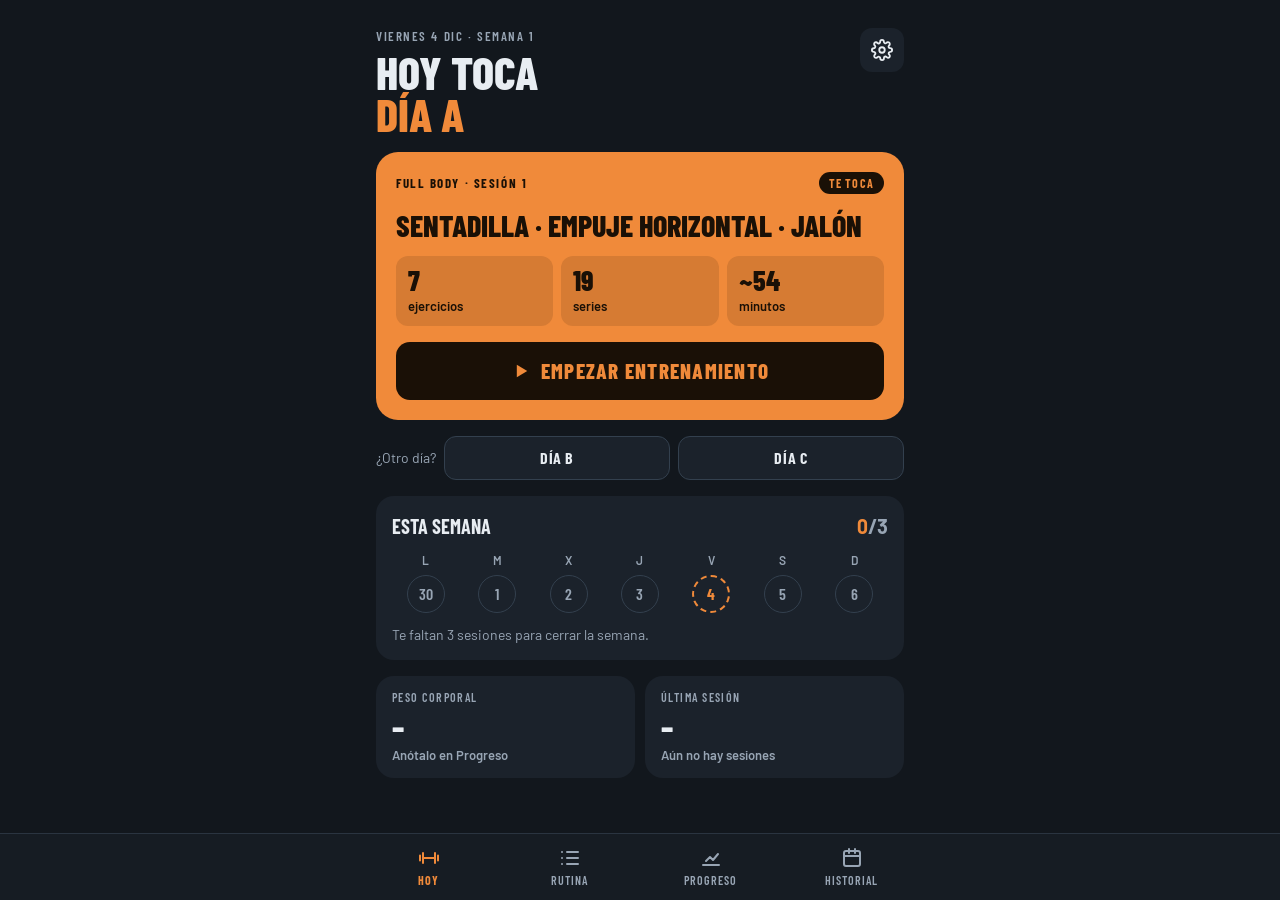
<file: index.html>
<!doctype html>
<html lang="es">
<head>
<meta charset="utf-8">
<meta name="viewport" content="width=device-width,initial-scale=1,viewport-fit=cover">
<title>Mi Rutina</title>
<meta name="description" content="Rutina Full Body de 3 días: registra series, sigue la progresión y mira la técnica de cada ejercicio.">
<meta name="theme-color" content="#12171d">
<meta name="color-scheme" content="dark">
<meta name="apple-mobile-web-app-capable" content="yes">
<meta name="mobile-web-app-capable" content="yes">
<meta name="apple-mobile-web-app-status-bar-style" content="black-translucent">
<meta name="apple-mobile-web-app-title" content="Mi Rutina">
<link rel="manifest" href="manifest.webmanifest">
<link rel="icon" href="icons/icon.svg" type="image/svg+xml">
<link rel="icon" href="icons/icon-192.png" sizes="192x192" type="image/png">
<link rel="apple-touch-icon" href="icons/apple-touch-icon.png">
<link rel="preconnect" href="https://fonts.googleapis.com">
<link rel="preconnect" href="https://fonts.gstatic.com" crossorigin>
<link rel="stylesheet" href="https://fonts.googleapis.com/css2?family=Barlow+Condensed:wght@600;700;800&family=Barlow:wght@400;500;600&display=swap">
<link rel="stylesheet" href="css/app.css">
</head>
<body>
<div id="app"></div>
<div id="sheet" class="sheet" hidden></div>
<nav id="tabs" class="tabs" aria-label="Secciones"></nav>
<noscript><p style="padding:16px">Mi Rutina necesita JavaScript.</p></noscript>
<script type="module" src="js/app.js"></script>
</body>
</html>
</file>
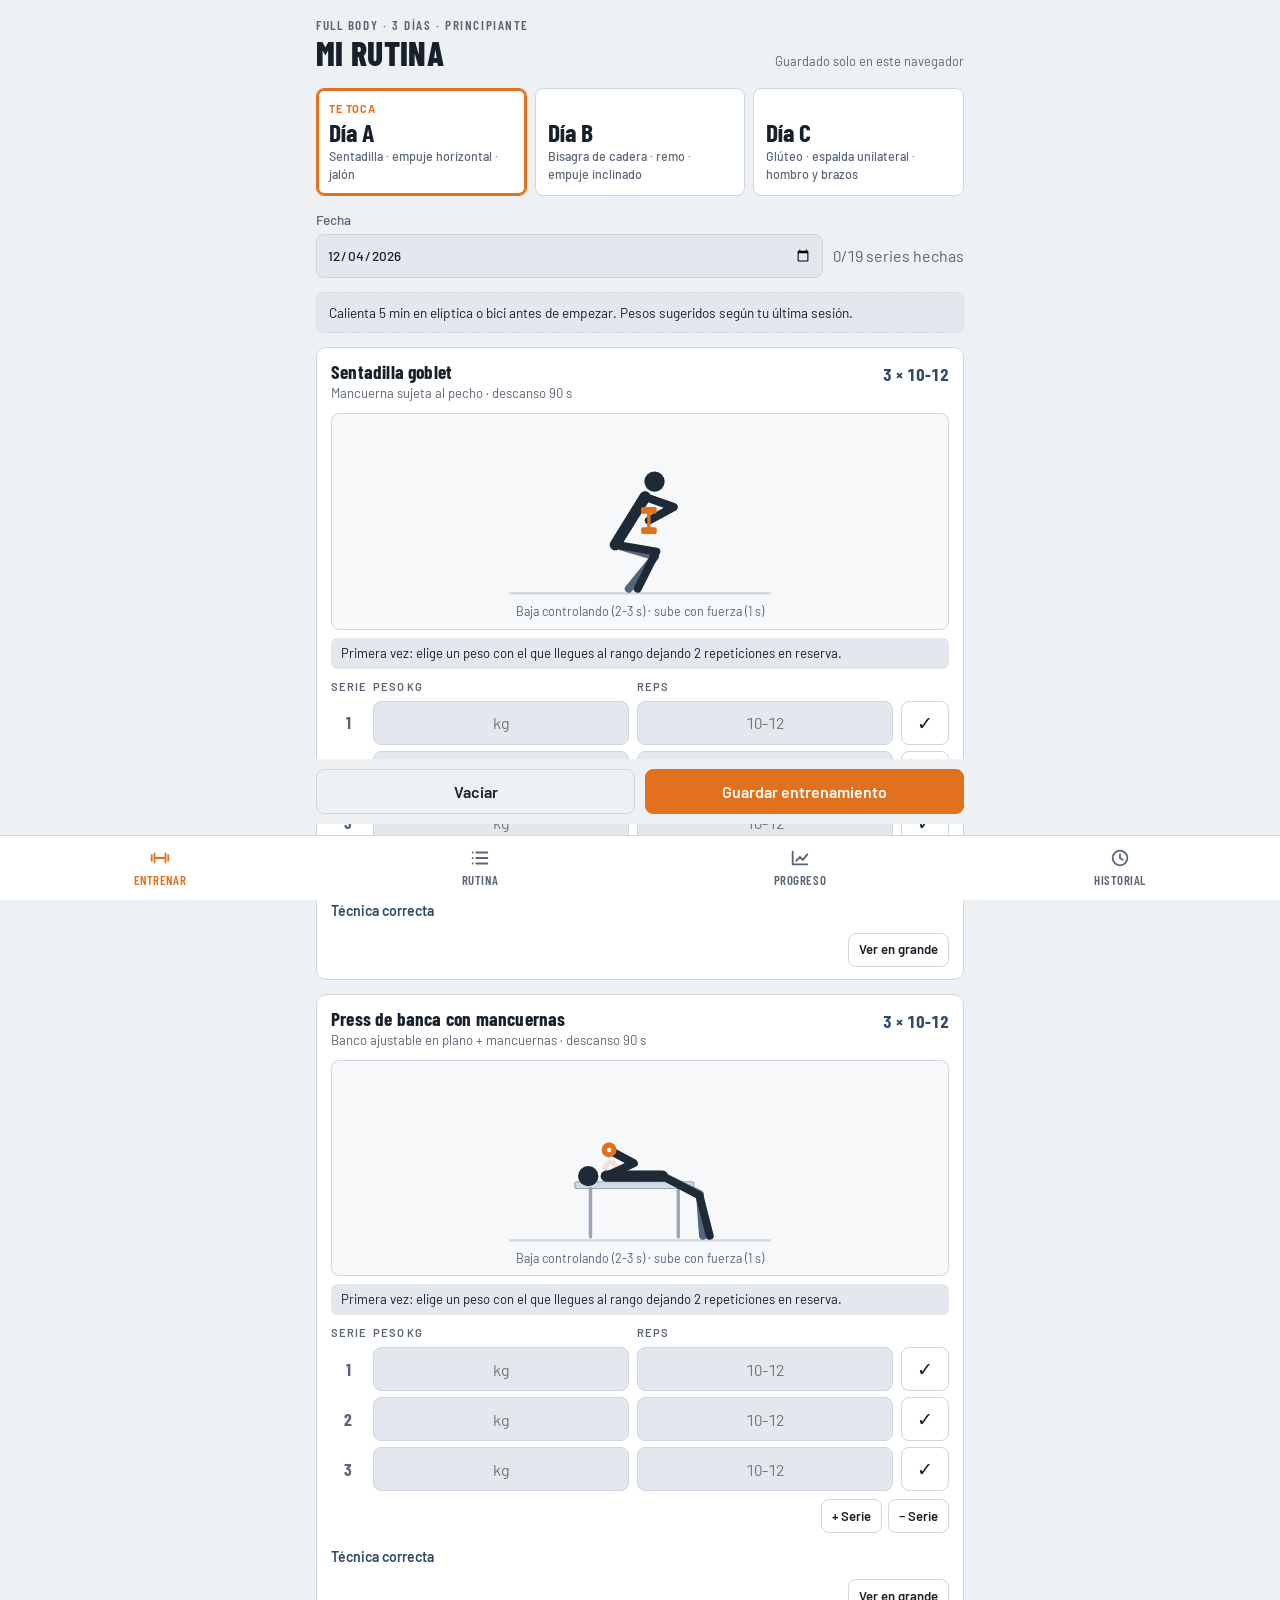
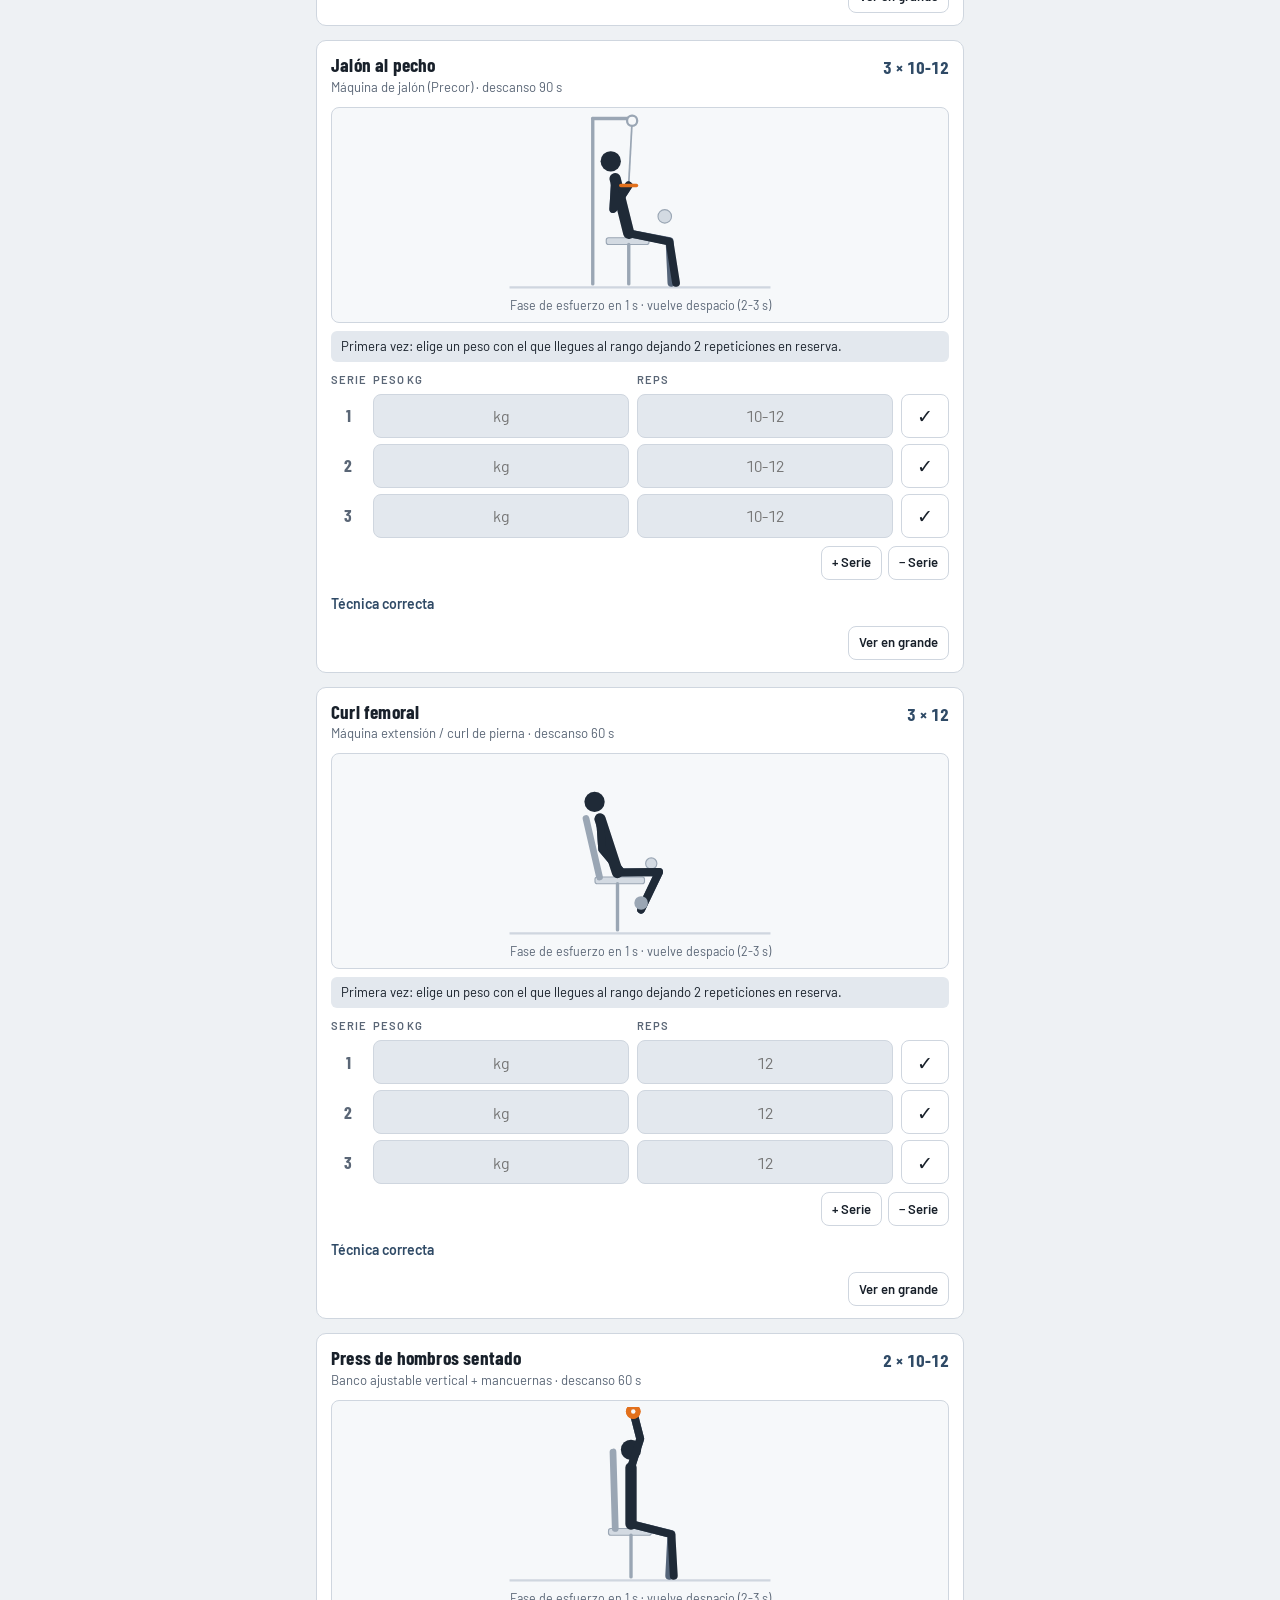
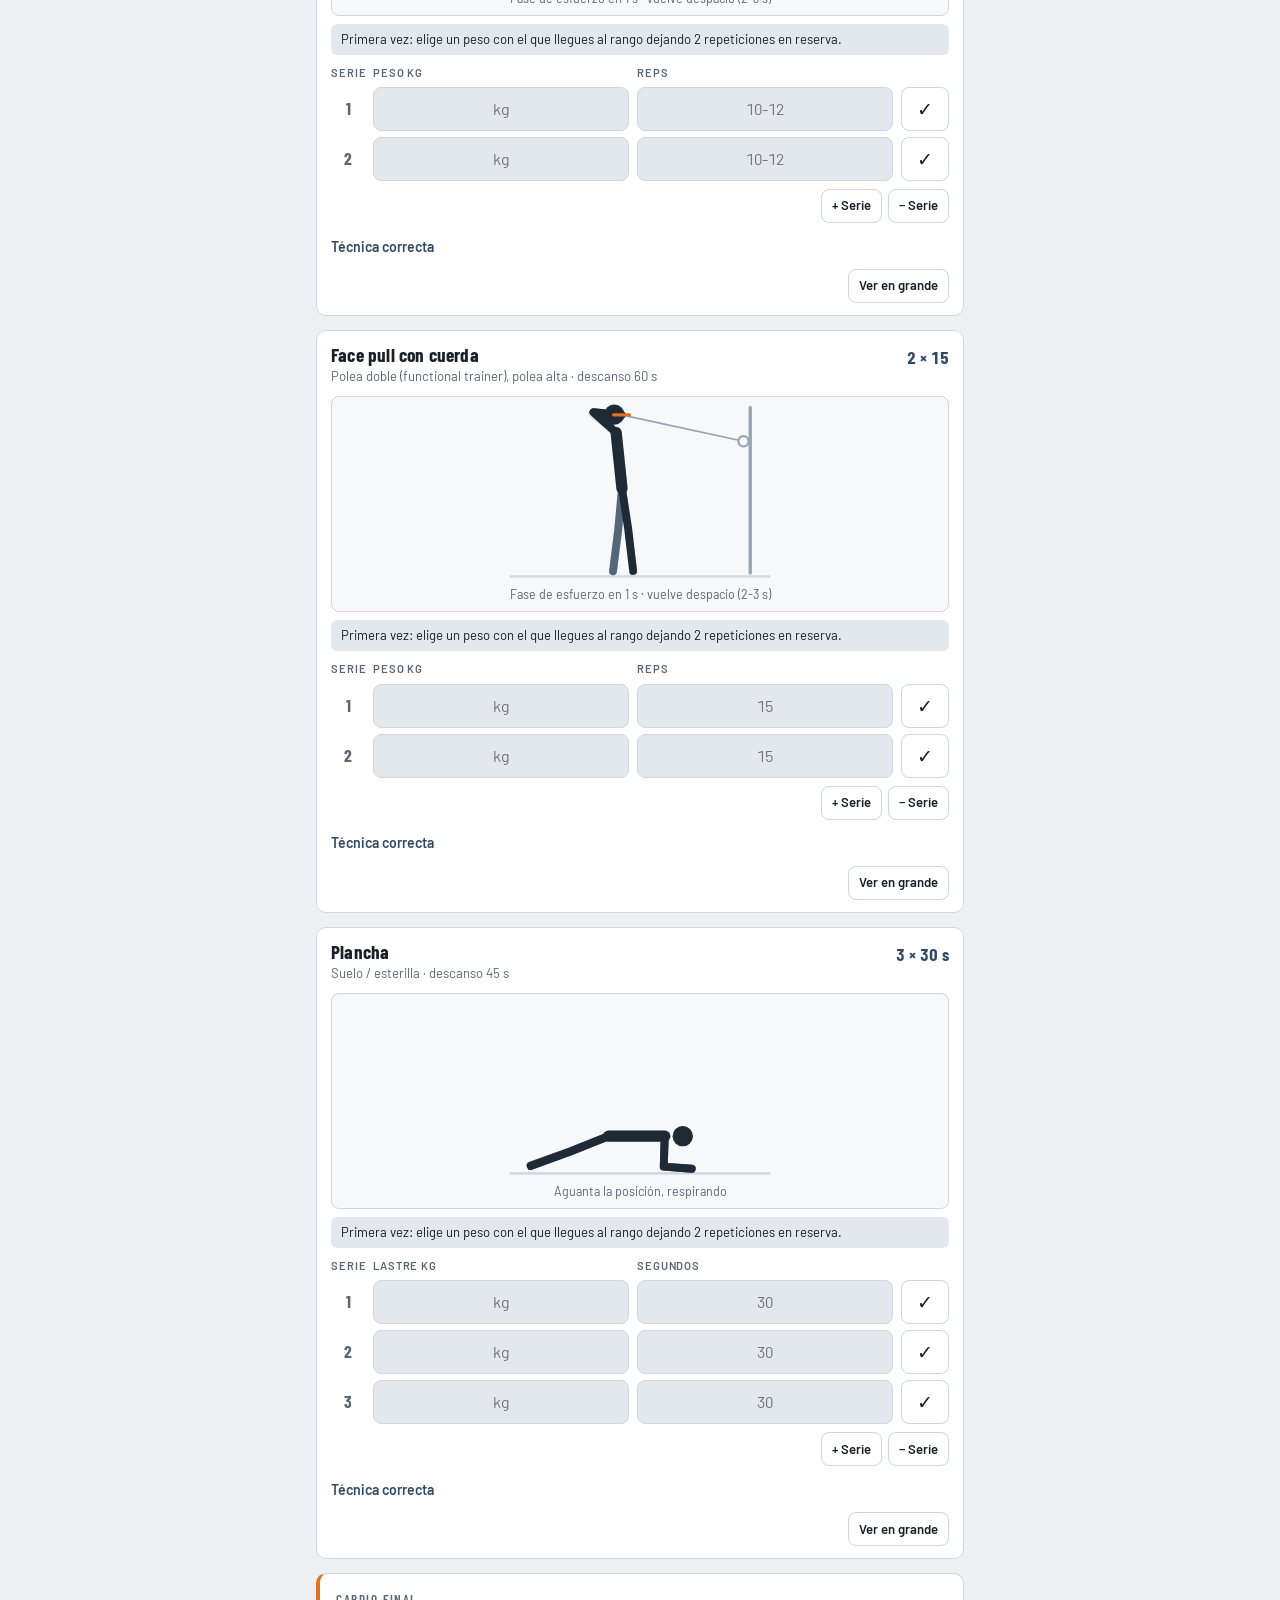
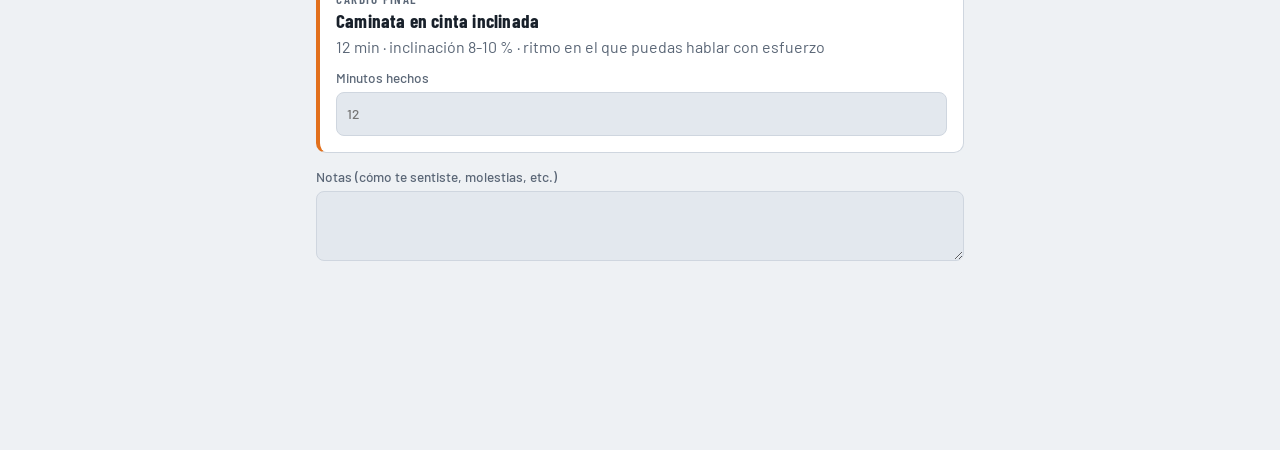
<file: referencias/prototipo/mi-rutina-full-body.html>
<!doctype html><html><head><meta charset=utf8><meta name=viewport content="width=device-width,initial-scale=1,viewport-fit=cover"><style>:root{color-scheme:light;box-sizing:border-box;padding-top:env(safe-area-inset-top,0px);padding-bottom:env(safe-area-inset-bottom,0px)}html{scroll-padding-top:env(safe-area-inset-top,0px)}body{margin:0;padding:0;font:14px -apple-system,BlinkMacSystemFont,sans-serif;background:#faf9f5;color:#141413}img{max-width:100%}[hidden]:not([hidden=until-found i]){display:none!important}</style></head><body>
<title>Mi Rutina Full Body</title>
<link rel="preconnect" href="https://fonts.googleapis.com">
<link rel="stylesheet" href="https://fonts.googleapis.com/css2?family=Barlow+Condensed:wght@600;700;800&family=Barlow:wght@400;500;600&display=swap">
<style>
/* Layout: app de una columna pensada para el móvil en el gimnasio; pestañas abajo, tarjetas por ejercicio con filas de series */
:root{
  --bg:#eef1f4; --surface:#ffffff; --surface-2:#e3e8ee; --line:#cfd6df;
  --fg:#18202a; --muted:#5a6676; --accent:#e2701c; --accent-ink:#ffffff;
  --steel:#2f4a66; --good:#2e8a57; --bad:#c2402f; --heat0:#dde3ea;
  --fig:#1f2a37; --fig-soft:#55657a; --eq:#9aa6b4; --eq-fill:#d3dae2; --stage:#f6f8fa;
  --display:"Barlow Condensed","Arial Narrow",system-ui,sans-serif;
  --body:"Barlow",system-ui,-apple-system,"Segoe UI",sans-serif;
}
@media (prefers-color-scheme:dark){:root:not([data-theme="light"]){
  --bg:#12171d; --surface:#1b222b; --surface-2:#252e39; --line:#33404e;
  --fg:#e8edf2; --muted:#98a5b4; --accent:#f08a3a; --accent-ink:#1a1006;
  --steel:#8fb2d6; --good:#5cc08a; --bad:#ef7a68; --heat0:#26303b; --fig:#e6ecf2; --fig-soft:#8494a7; --eq:#6c7a8a; --eq-fill:#34404d; --stage:#161c23; color-scheme:dark}}
:root[data-theme="dark"]{
  --bg:#12171d; --surface:#1b222b; --surface-2:#252e39; --line:#33404e;
  --fg:#e8edf2; --muted:#98a5b4; --accent:#f08a3a; --accent-ink:#1a1006;
  --steel:#8fb2d6; --good:#5cc08a; --bad:#ef7a68; --heat0:#26303b; --fig:#e6ecf2; --fig-soft:#8494a7; --eq:#6c7a8a; --eq-fill:#34404d; --stage:#161c23; color-scheme:dark}
*{box-sizing:border-box}
body{background:var(--bg);color:var(--fg);font-family:var(--body);font-size:16px;line-height:1.45;margin:0}
.wrap{max-width:680px;margin:0 auto;padding-inline:16px;padding-block:16px 110px}
h1,h2,h3{font-family:var(--display);letter-spacing:.01em;line-height:1.05;margin:0;text-wrap:balance}
h1{font-size:2.1rem;font-weight:800;text-transform:uppercase}
h2{font-size:1.55rem;font-weight:700;text-transform:uppercase}
h3{font-size:1.2rem;font-weight:700}
.eyebrow{font-family:var(--display);text-transform:uppercase;letter-spacing:.12em;font-size:.82rem;color:var(--muted);font-weight:600}
.muted{color:var(--muted)}
.num{font-variant-numeric:tabular-nums}
header.top{display:flex;justify-content:space-between;align-items:flex-end;gap:12px;flex-wrap:wrap;margin-bottom:18px}
.status{font-size:.8rem;color:var(--muted)}
.stack{display:flex;flex-direction:column;gap:14px}
.row{display:flex;gap:10px;align-items:center;flex-wrap:wrap}
.card{background:var(--surface);border:1px solid var(--line);border-radius:10px;padding:16px}
button,.btn{font:inherit;font-weight:600;border-radius:8px;border:1px solid var(--line);background:var(--surface);color:var(--fg);padding:10px 14px;cursor:pointer;min-height:44px}
button:focus-visible,input:focus-visible,select:focus-visible,textarea:focus-visible{outline:3px solid var(--accent);outline-offset:2px}
button.primary{background:var(--accent);color:var(--accent-ink);border-color:var(--accent)}
button.ghost{background:transparent}
button.danger{color:var(--bad);border-color:var(--bad);background:transparent}
button:disabled{opacity:.5;cursor:default}
input,select,textarea{font:inherit;color:var(--fg);background:var(--surface-2);border:1px solid var(--line);border-radius:8px;padding:9px 10px;min-height:44px;width:100%}
textarea{min-height:70px;resize:vertical}
label.f{display:flex;flex-direction:column;gap:4px;font-size:.85rem;color:var(--muted);font-weight:500}

/* day picker */
.days{display:grid;grid-template-columns:repeat(3,1fr);gap:8px}
.day{display:flex;flex-direction:column;align-items:flex-start;gap:2px;text-align:left;padding:12px}
.day b{font-family:var(--display);font-size:1.6rem;line-height:1}
.day span{font-size:.78rem;color:var(--muted);font-weight:500}
.day[aria-pressed="true"]{border-color:var(--accent);box-shadow:inset 0 0 0 2px var(--accent)}
.day .tag{font-size:.68rem;color:var(--accent);text-transform:uppercase;letter-spacing:.08em;font-weight:700}

/* exercise card */
.ex{padding:14px 14px 12px}
.ex-head{display:flex;justify-content:space-between;gap:10px;align-items:flex-start}
.ex-head h3{min-width:0}
.target{font-family:var(--display);font-weight:700;font-size:1.1rem;white-space:nowrap;color:var(--steel)}
.machine{font-size:.82rem;color:var(--muted);margin-top:2px}
.last{font-size:.82rem;margin-top:8px;padding:6px 10px;border-radius:6px;background:var(--surface-2)}
.last.up{color:var(--good);font-weight:600}
.sets{display:grid;grid-template-columns:34px 1fr 1fr 48px;gap:6px 8px;align-items:center;margin-top:10px}
.sets .h{font-size:.7rem;text-transform:uppercase;letter-spacing:.08em;color:var(--muted);font-weight:600}
.sets .n{font-family:var(--display);font-weight:700;font-size:1.1rem;color:var(--muted);text-align:center}
.sets input{text-align:center;font-variant-numeric:tabular-nums;padding:8px 4px}
.chk{width:48px;height:44px;padding:0;display:grid;place-items:center;font-size:1.2rem}
.chk[aria-pressed="true"]{background:var(--good);border-color:var(--good);color:#fff}
details.tip{margin-top:8px;font-size:.88rem}
details.tip summary{cursor:pointer;color:var(--steel);font-weight:600;min-height:32px;display:flex;align-items:center}
.ex-tools{display:flex;gap:6px;justify-content:flex-end;margin-top:8px}
.ex-tools button{min-height:34px;padding:4px 10px;font-size:.82rem}

.finisher{border-left:4px solid var(--accent)}
.savebar{position:sticky;bottom:calc(76px + env(safe-area-inset-bottom,0px));display:flex;gap:10px;background:var(--bg);padding-block:10px}
.savebar button{flex:1}

/* tabs */
nav.tabs{position:fixed;left:0;right:0;bottom:0;background:var(--surface);border-top:1px solid var(--line);display:grid;grid-template-columns:repeat(4,1fr);padding-bottom:env(safe-area-inset-bottom,0px);z-index:5}
nav.tabs button{border:0;border-radius:0;background:transparent;min-height:64px;display:flex;flex-direction:column;align-items:center;justify-content:center;gap:2px;font-family:var(--display);text-transform:uppercase;letter-spacing:.04em;font-size:.8rem;color:var(--muted)}
nav.tabs button svg{width:22px;height:22px}
nav.tabs button[aria-selected="true"]{color:var(--accent)}

/* stats */
.stats{display:grid;grid-template-columns:repeat(3,1fr);gap:8px}
.stat{background:var(--surface);border:1px solid var(--line);border-radius:10px;padding:12px}
.stat b{display:block;font-family:var(--display);font-size:2rem;line-height:1;font-variant-numeric:tabular-nums}
.stat span{font-size:.75rem;color:var(--muted);text-transform:uppercase;letter-spacing:.06em;font-weight:600}
.heat-wrap{overflow-x:auto}
.heat{display:grid;grid-auto-flow:column;grid-template-rows:repeat(7,14px);gap:3px;width:max-content}
.heat i{width:14px;height:14px;border-radius:3px;background:var(--heat0);display:block}
.heat i.on{background:var(--accent)}
.heat i.today{outline:2px solid var(--steel);outline-offset:-1px}
.legend{display:flex;gap:12px;font-size:.78rem;color:var(--muted);margin-top:8px;align-items:center}
.legend i{width:12px;height:12px;border-radius:3px;display:inline-block;vertical-align:-1px;margin-right:4px}
.chart{width:100%;height:auto;display:block}
.chart text{fill:var(--muted);font-family:var(--body);font-size:11px;font-variant-numeric:tabular-nums}
.chart .grid{stroke:var(--line);stroke-width:1}
.chart .ln{stroke:var(--accent);stroke-width:2.5;fill:none}
.chart .ar{fill:var(--accent);opacity:.12}
.chart .pt{fill:var(--surface);stroke:var(--accent);stroke-width:2}
.chart .end{fill:var(--accent)}

/* history */
.hist{display:flex;flex-direction:column;gap:10px}
.hitem summary{list-style:none;cursor:pointer;display:flex;justify-content:space-between;gap:10px;align-items:center}
.hitem summary::-webkit-details-marker{display:none}
.pill{font-family:var(--display);font-weight:700;background:var(--steel);color:var(--surface);border-radius:999px;padding:2px 10px;font-size:.95rem}
.hitem table{width:100%;border-collapse:collapse;margin-top:10px;font-size:.88rem}
.hitem td{padding:5px 0;border-top:1px solid var(--line);vertical-align:top}
.hitem td:last-child{text-align:right;font-variant-numeric:tabular-nums}

/* routine */
.rlist{margin:10px 0 0;padding:0;list-style:none;display:flex;flex-direction:column}
.rlist li{display:grid;grid-template-columns:1fr auto;gap:2px 12px;padding:10px 0;border-top:1px solid var(--line)}
.rlist li .m{grid-column:1/-1;font-size:.84rem;color:var(--muted)}
.rules{margin:0;padding-left:20px;display:flex;flex-direction:column;gap:6px}
.notice{font-size:.85rem;padding:10px 12px;border-radius:8px;background:var(--surface-2);border:1px dashed var(--line)}
.toast{position:fixed;left:50%;transform:translateX(-50%);bottom:calc(86px + env(safe-area-inset-bottom,0px));background:var(--fg);color:var(--bg);padding:10px 16px;border-radius:8px;font-weight:600;z-index:10;max-width:90vw}
.empty{text-align:center;padding:28px 16px;color:var(--muted)}
.confirm{display:flex;gap:8px;align-items:center;flex-wrap:wrap;margin-top:10px;font-size:.88rem}

/* figuras de técnica */
.figs{display:grid;gap:8px;margin-top:10px}
.figs.two{grid-template-columns:1fr 1fr}
.fig-box{margin:0;background:var(--stage);border:1px solid var(--line);border-radius:8px;padding:6px 6px 8px;min-width:0}
svg.fig{width:100%;height:auto;display:block;max-height:180px}
svg.fig.big{max-height:300px}
.fig-box figcaption{font-size:.78rem;color:var(--muted);text-align:center;margin-top:2px}
.fig .lb{fill:none;stroke:var(--fig);stroke-width:7;stroke-linecap:round;stroke-linejoin:round}
.fig .lb.back{stroke:var(--fig-soft)}
.fig line.tor{stroke:var(--fig);stroke-width:10;stroke-linecap:round}
.fig polygon.tor{fill:var(--fig-soft);stroke:var(--fig-soft);stroke-width:8;stroke-linejoin:round}
.fig .hd{fill:var(--fig)}
.fig .wt{fill:var(--accent)}.fig .wt-in{fill:var(--stage)}.fig .wt-bar{stroke:var(--accent);stroke-width:3;stroke-linecap:round}
.fig .pad{fill:var(--eq)}.fig .cable{stroke:var(--eq);stroke-width:1.5}.fig .pulley{fill:var(--stage);stroke:var(--eq);stroke-width:2}
.fig .floor{stroke:var(--line);stroke-width:2}.fig .eq{fill:var(--eq-fill);stroke:var(--eq);stroke-width:1}.fig .eq-l{stroke:var(--eq);stroke-linecap:round}
.fig .ghost{opacity:.16}
.tech{font-size:.92rem}
.tech h4{font-family:var(--display);text-transform:uppercase;letter-spacing:.08em;font-size:.85rem;margin:12px 0 4px;color:var(--steel)}
.tech h4.err-h{color:var(--bad)}
.tech ul,.tech ol{margin:0;padding-left:20px;display:flex;flex-direction:column;gap:4px}
.tech .musc,.tech .breath{margin:8px 0 0}
.tech-btns{display:flex;gap:8px;align-items:center;justify-content:space-between;margin-top:6px;flex-wrap:wrap}
#sheet{position:fixed;inset:0;background:color-mix(in srgb,var(--fg) 45%,transparent);z-index:20;display:flex;align-items:flex-end;justify-content:center;padding-top:env(safe-area-inset-top,0px)}
#sheet[hidden]{display:none}
.sheet-card{background:var(--surface);width:100%;max-width:680px;max-height:92vh;overflow-y:auto;border-radius:14px 14px 0 0;padding:16px 16px calc(24px + env(safe-area-inset-bottom,0px))}
.rlist li.tappable{cursor:pointer}
.rlist .see{grid-column:1/-1;justify-self:start;min-height:34px;padding:4px 10px;font-size:.82rem;margin-top:4px}
@media (max-width:420px){h1{font-size:1.8rem}.stat b{font-size:1.6rem}.day b{font-size:1.35rem}}
@media (prefers-reduced-motion:reduce){*{transition:none!important;animation:none!important}}
</style>

<div class="wrap">
  <header class="top">
    <div>
      <div class="eyebrow">Full body · 3 días · principiante</div>
      <h1>Mi Rutina</h1>
    </div>
    <div class="status" id="status">Cargando…</div>
  </header>
  <main id="view"></main>
</div>

<div id="sheet" hidden></div>

<nav class="tabs" role="tablist" aria-label="Secciones">
  <button role="tab" data-tab="hoy" aria-selected="true"><svg viewBox="0 0 24 24" fill="none" stroke="currentColor" stroke-width="2" stroke-linecap="round"><path d="M6 7v10M18 7v10M3 9v6M21 9v6M6 12h12"/></svg>Entrenar</button>
  <button role="tab" data-tab="rutina" aria-selected="false"><svg viewBox="0 0 24 24" fill="none" stroke="currentColor" stroke-width="2" stroke-linecap="round"><path d="M8 6h12M8 12h12M8 18h12M4 6h.01M4 12h.01M4 18h.01"/></svg>Rutina</button>
  <button role="tab" data-tab="progreso" aria-selected="false"><svg viewBox="0 0 24 24" fill="none" stroke="currentColor" stroke-width="2" stroke-linecap="round"><path d="M4 19V5M4 19h16M8 15l4-4 3 3 5-6"/></svg>Progreso</button>
  <button role="tab" data-tab="historial" aria-selected="false"><svg viewBox="0 0 24 24" fill="none" stroke="currentColor" stroke-width="2" stroke-linecap="round"><circle cx="12" cy="12" r="8"/><path d="M12 8v4l3 2"/></svg>Historial</button>
</nav>

<script>
/* ---------- Rutina (basada en las máquinas del gimnasio) ---------- */
const ROUTINE = {
  A: { name:"Día A", focus:"Sentadilla · empuje horizontal · jalón",
    ex:[
      {id:"goblet",   name:"Sentadilla goblet", machine:"Mancuerna sujeta al pecho", sets:3, reps:"10-12", rest:"90 s",
       tip:"Pies a la anchura de hombros, baja con el pecho alto hasta que los muslos queden paralelos al suelo. Empuja con todo el pie."},
      {id:"dbbench",  name:"Press de banca con mancuernas", machine:"Banco ajustable en plano + mancuernas", sets:3, reps:"10-12", rest:"90 s",
       tip:"Omóplatos juntos y apoyados en el banco. Baja las mancuernas hasta la altura del pecho con los codos a unos 45° del cuerpo."},
      {id:"latpull",  name:"Jalón al pecho", machine:"Máquina de jalón (Precor)", sets:3, reps:"10-12", rest:"90 s",
       tip:"Agarre algo más ancho que los hombros. Lleva la barra a la parte alta del pecho sacando pecho; no te balancees."},
      {id:"legcurl",  name:"Curl femoral", machine:"Máquina extensión / curl de pierna", sets:3, reps:"12", rest:"60 s",
       tip:"Rodilla alineada con el eje de la máquina. Sube rápido, baja en 2-3 segundos."},
      {id:"dbpress",  name:"Press de hombros sentado", machine:"Banco ajustable vertical + mancuernas", sets:2, reps:"10-12", rest:"60 s",
       tip:"Respaldo casi vertical. Empuja sin arquear la zona lumbar; termina con los brazos estirados sin bloquear los codos."},
      {id:"facepull", name:"Face pull con cuerda", machine:"Polea doble (functional trainer), polea alta", sets:2, reps:"15", rest:"60 s",
       tip:"Tira de la cuerda hacia la cara separando las manos. Ideal para la postura y los hombros."},
      {id:"plank",    name:"Plancha", machine:"Suelo / esterilla", sets:3, reps:"30 s", rest:"45 s", unit:"s",
       tip:"Codos bajo los hombros, glúteos apretados, cuerpo en línea recta. Anota los segundos en la columna de repeticiones."}
    ],
    finisher:{id:"cardioA", name:"Caminata en cinta inclinada", detail:"12 min · inclinación 8-10 % · ritmo en el que puedas hablar con esfuerzo"} },
  B: { name:"Día B", focus:"Bisagra de cadera · remo · empuje inclinado",
    ex:[
      {id:"rdl",      name:"Peso muerto rumano con mancuernas", machine:"Mancuernas", sets:3, reps:"10", rest:"90 s",
       tip:"Rodillas ligeramente flexionadas. Lleva la cadera atrás con la espalda neutra hasta notar estiramiento en los isquios; sube apretando glúteos."},
      {id:"cablerow", name:"Remo en polea baja", machine:"Polea doble, poleas abajo (de pie o rodilla en el suelo)", sets:3, reps:"12", rest:"90 s",
       tip:"Tira llevando los codos hacia atrás y junta los omóplatos al final. Mantén el torso quieto."},
      {id:"incline",  name:"Press inclinado con mancuernas", machine:"Banco ajustable a 30°", sets:3, reps:"10-12", rest:"90 s",
       tip:"Inclinación baja (30°). Mismo patrón que el press plano, enfocado en la parte alta del pecho."},
      {id:"legext",   name:"Extensión de cuádriceps", machine:"Máquina extensión / curl de pierna", sets:3, reps:"12-15", rest:"60 s",
       tip:"Rodilla alineada con el eje. Sube hasta casi estirar, aguanta 1 segundo arriba y baja controlando."},
      {id:"lunge",    name:"Zancada estática con mancuernas", machine:"Mancuernas", sets:2, reps:"10 / pierna", rest:"60 s",
       tip:"Un pie adelante y otro atrás; baja vertical hasta que la rodilla de atrás casi toque el suelo. Anota las reps por pierna."},
      {id:"hyper",    name:"Hiperextensiones", machine:"Banco romano a 45°", sets:2, reps:"12-15", rest:"60 s",
       tip:"Cadera justo por encima del cojín. Baja con la espalda recta y sube hasta alinear el cuerpo; no hiperextiendas arriba."},
      {id:"pallof",   name:"Press Pallof", machine:"Polea doble a la altura del pecho", sets:2, reps:"10 / lado", rest:"45 s",
       tip:"De lado a la polea, empuja el agarre al frente y resiste el giro. Trabaja el core sin cargar la espalda."}
    ],
    finisher:{id:"cardioB", name:"Intervalos en bicicleta", detail:"10 min · 30 s fuerte + 60 s suave, repetir"} },
  C: { name:"Día C", focus:"Glúteo · espalda unilateral · hombro y brazos",
    ex:[
      {id:"sumo",     name:"Sentadilla sumo con mancuerna", machine:"Mancuerna sujeta entre las piernas", sets:3, reps:"12", rest:"90 s",
       tip:"Pies más abiertos que los hombros y puntas hacia fuera. Las rodillas siguen la dirección de los pies."},
      {id:"dbrow",    name:"Remo a una mano con mancuerna", machine:"Banco ajustable plano + mancuerna", sets:3, reps:"10-12 / lado", rest:"60 s",
       tip:"Mano y rodilla apoyadas en el banco. Lleva la mancuerna hacia la cadera, no hacia el hombro."},
      {id:"cablefly", name:"Aperturas en polea", machine:"Polea doble, poleas a la altura del hombro", sets:3, reps:"12-15", rest:"60 s",
       tip:"Codos ligeramente flexionados y fijos. Junta las manos delante del pecho en un arco amplio."},
      {id:"hipthrust",name:"Hip thrust con mancuerna", machine:"Espalda apoyada en el banco + mancuerna sobre la cadera", sets:3, reps:"12", rest:"90 s",
       tip:"Parte alta de la espalda en el banco, pies firmes. Sube la cadera hasta alinear tronco y muslos y aprieta glúteos 1 segundo."},
      {id:"legcurl",  name:"Curl femoral", machine:"Máquina extensión / curl de pierna", sets:2, reps:"12", rest:"60 s",
       tip:"Igual que el Día A. Intenta igualar o superar el peso de esa sesión."},
      {id:"lateral",  name:"Elevaciones laterales", machine:"Mancuernas ligeras", sets:2, reps:"12-15", rest:"45 s",
       tip:"Sube los brazos hasta la altura de los hombros con los codos un poco flexionados. Usa poco peso y controla."},
      {id:"curltri",  name:"Curl de bíceps + extensión de tríceps", machine:"Polea doble (barra abajo / cuerda arriba)", sets:2, reps:"12 + 12", rest:"60 s",
       tip:"Superserie: un set de curl en la polea baja y sin descanso uno de extensión en la polea alta. Anota el peso del curl."}
    ],
    finisher:{id:"cardioC", name:"Cuerdas de batalla o elíptica", detail:"8 rondas de 20 s de cuerdas + 40 s de descanso, o 12 min de elíptica"} }
};
const EX_INDEX = {};
Object.values(ROUTINE).forEach(d=>d.ex.forEach(e=>{ if(!EX_INDEX[e.id]) EX_INDEX[e.id]=e; }));
/* ---------- Animaciones de técnica (figura articulada dibujada en SVG) ---------- */
const RIG = {torso:50, ua:27, fa:25, th:37, sh:37, head:9, neck:4};
const vec = a=>{const r=a*Math.PI/180;return [Math.sin(r),Math.cos(r)]};
const lerp=(a,b,t)=>a+(b-a)*t;
const FLOOR=151;
/* Cada animación: view side|front, frames (hip, t = inclinación del tronco, arms/legs = objetivos de manos/pies),
   eb/kb = hacia dónde se dobla codo/rodilla, props = pesas, poleas…, stat = máquina fija, slow = la primera fase es lenta */
const ANIM = {
  goblet:[{view:"side",slow:true,eb:["chest","chest"],kb:["fwd","fwd"],props:[{k:"dbv"}],
    frames:[{hip:[112,76],t:4,legs:[{a:[110,150]},{a:[118,150]}],arms:[{tf:[16,14]},{tf:[16,14]}]},
            {hip:[98,111],t:32,legs:[{a:[110,150]},{a:[118,150]}],arms:[{tf:[16,14]},{tf:[16,14]}]}]}],
  dbbench:[{view:"side",slow:true,eb:["down","down"],kb:["up","up"],props:[{k:"db",hand:0},{k:"db",hand:1}],
    stat:[{k:"rect",x:62,y:102,w:106,h:6},{k:"line",x1:76,y1:108,x2:76,y2:FLOOR},{k:"line",x1:154,y1:108,x2:154,y2:FLOOR}],
    frames:[{hip:[140,97],t:-90,legs:[{a:[176,150]},{a:[182,150]}],arms:[{d:[0,-50]},{d:[0,-50]}]},
            {hip:[140,97],t:-90,legs:[{a:[176,150]},{a:[182,150]}],arms:[{d:[4,-8]},{d:[4,-8]}]}]}],
  latpull:[{view:"side",eb:["down","down"],kb:["up","up"],props:[{k:"cable",from:[113,6]},{k:"handle"}],
    stat:[{k:"line",x1:78,y1:4,x2:78,y2:FLOOR},{k:"line",x1:78,y1:4,x2:113,y2:4},{k:"rect",x:90,y:110,w:38,h:6},{k:"line",x1:110,y1:116,x2:110,y2:FLOOR},{k:"circ",x:142,y:91,r:6}],
    frames:[{hip:[110,106],t:-6,legs:[{a:[148,150]},{a:[152,150]}],arms:[{d:[8,-50]},{d:[8,-50]}]},
            {hip:[110,106],t:-14,legs:[{a:[148,150]},{a:[152,150]}],arms:[{d:[12,6]},{d:[12,6]}]}]}],
  legcurl:[{view:"side",eb:["down","down"],kb:["up","up"],props:[{k:"pad",foot:1,dx:0,dy:-6}],
    stat:[{k:"rect",x:80,y:104,w:44,h:6},{k:"line",x1:84,y1:104,x2:72,y2:52,w:6},{k:"line",x1:100,y1:110,x2:100,y2:FLOOR},{k:"circ",x:130,y:92,r:5}],
    frames:[{hip:[100,100],t:-18,legs:[{a:[173,104]},{a:[173,104]}],arms:[{d:[18,46]},{d:[18,46]}]},
            {hip:[100,100],t:-18,legs:[{a:[162,126]},{a:[162,126]}],arms:[{d:[18,46]},{d:[18,46]}]},
            {hip:[100,100],t:-18,legs:[{a:[121,133]},{a:[121,133]}],arms:[{d:[18,46]},{d:[18,46]}]}]}],
  dbpress:[{view:"side",eb:["down","down"],kb:["up","up"],props:[{k:"db",hand:0},{k:"db",hand:1}],
    stat:[{k:"rect",x:92,y:108,w:38,h:6},{k:"line",x1:98,y1:108,x2:96,y2:40,w:6},{k:"line",x1:112,y1:114,x2:112,y2:FLOOR}],
    frames:[{hip:[112,104],t:0,legs:[{a:[146,150]},{a:[150,150]}],arms:[{d:[7,-4]},{d:[7,-4]}]},
            {hip:[112,104],t:0,legs:[{a:[146,150]},{a:[150,150]}],arms:[{d:[2,-50]},{d:[2,-50]}]}]}],
  facepull:[{view:"side",eb:["up","up"],kb:["fwd","fwd"],props:[{k:"cable",from:[212,34]},{k:"handle"}],
    stat:[{k:"line",x1:218,y1:4,x2:218,y2:FLOOR}],
    frames:[{hip:[104,76],t:-4,legs:[{a:[96,150]},{a:[114,150]}],arms:[{d:[48,-4]},{d:[48,-4]}]},
            {hip:[104,76],t:-6,legs:[{a:[96,150]},{a:[114,150]}],arms:[{d:[4,-16]},{d:[4,-16]}]}]}],
  plank:[{view:"side",label:"Aguanta la posición, respirando",eb:["down","down"],kb:["down","down"],props:[],
    frames:[{hip:[92,123],t:90,legs:[{a:[20,148]},{a:[22,148]}],arms:[{d:[24,27]},{d:[24,27]}]},
            {hip:[92,121],t:90,legs:[{a:[20,148]},{a:[22,148]}],arms:[{d:[24,29]},{d:[24,29]}]}]}],
  rdl:[{view:"side",slow:true,eb:["down","down"],kb:["fwd","fwd"],props:[{k:"db",hand:0},{k:"db",hand:1}],
    frames:[{hip:[110,76],t:2,legs:[{a:[112,150]},{a:[118,150]}],arms:[{d:[1,51.5]},{d:[1,51.5]}]},
            {hip:[86,84],t:70,legs:[{a:[112,150]},{a:[118,150]}],arms:[{d:[0,51.5]},{d:[0,51.5]}]}]}],
  cablerow:[{view:"side",eb:["back","back"],kb:["fwd","fwd"],props:[{k:"cable",from:[214,118]},{k:"handle"}],
    stat:[{k:"line",x1:220,y1:60,x2:220,y2:FLOOR}],
    frames:[{hip:[104,80],t:18,legs:[{a:[94,150]},{a:[122,150]}],arms:[{d:[37,33]},{d:[37,33]}]},
            {hip:[104,80],t:10,legs:[{a:[94,150]},{a:[122,150]}],arms:[{d:[2,32]},{d:[2,32]}]}]}],
  incline:[{view:"side",slow:true,eb:["down","down"],kb:["up","up"],props:[{k:"db",hand:0},{k:"db",hand:1}],
    stat:[{k:"poly",pts:[[131,110],[80,81],[77,86],[128,115]]},{k:"rect",x:124,y:109,w:36,h:6},{k:"line",x1:140,y1:115,x2:140,y2:FLOOR},{k:"line",x1:96,y1:92,x2:96,y2:FLOOR}],
    frames:[{hip:[130,104],t:-60,legs:[{a:[168,150]},{a:[172,150]}],arms:[{d:[0,-50]},{d:[0,-50]}]},
            {hip:[130,104],t:-60,legs:[{a:[168,150]},{a:[172,150]}],arms:[{d:[6,-8]},{d:[6,-8]}]}]}],
  legext:[{view:"side",eb:["down","down"],kb:["up","up"],props:[{k:"pad",foot:1,dx:4,dy:2}],
    stat:[{k:"rect",x:80,y:104,w:44,h:6},{k:"line",x1:84,y1:104,x2:74,y2:52,w:6},{k:"line",x1:100,y1:110,x2:100,y2:FLOOR}],
    frames:[{hip:[100,100],t:-14,legs:[{a:[129,136]},{a:[129,136]}],arms:[{d:[18,46]},{d:[18,46]}]},
            {hip:[100,100],t:-14,legs:[{a:[165,124]},{a:[165,124]}],arms:[{d:[18,46]},{d:[18,46]}]},
            {hip:[100,100],t:-14,legs:[{a:[174,101]},{a:[174,101]}],arms:[{d:[18,46]},{d:[18,46]}]}]}],
  lunge:[{view:"side",slow:true,eb:["down","down"],kb:["fwd","fwd"],props:[{k:"db",hand:0},{k:"db",hand:1}],
    frames:[{hip:[115,80],t:2,legs:[{a:[92,150]},{a:[138,150]}],arms:[{d:[0,51.5]},{d:[0,51.5]}]},
            {hip:[113,114],t:4,legs:[{a:[92,150]},{a:[138,150]}],arms:[{d:[0,51.5]},{d:[0,51.5]}]}]}],
  hyper:[{view:"side",slow:true,eb:["chest","chest"],kb:["down","down"],props:[],
    stat:[{k:"line",x1:70,y1:FLOOR,x2:126,y2:110},{k:"line",x1:126,y1:110,x2:126,y2:FLOOR},{k:"circ",x:126,y:104,r:7},{k:"circ",x:72,y:140,r:5}],
    frames:[{hip:[128,96],t:50,legs:[{a:[76,146]},{a:[76,146]}],arms:[{tf:[16,9]},{tf:[16,9]}]},
            {hip:[128,96],t:140,legs:[{a:[76,146]},{a:[76,146]}],arms:[{tf:[16,9]},{tf:[16,9]}]}]}],
  pallof:[{view:"side",label:"La polea está a tu lado: empuja al frente sin dejar que te gire",eb:["down","down"],kb:["fwd","fwd"],props:[{k:"handle"}],
    frames:[{hip:[110,76],t:0,legs:[{a:[104,150]},{a:[118,150]}],arms:[{d:[8,16]},{d:[8,16]}]},
            {hip:[110,76],t:0,legs:[{a:[104,150]},{a:[118,150]}],arms:[{d:[46,16]},{d:[46,16]}]}]}],
  sumo:[{view:"front",slow:true,eb:["out","out"],kb:["out","out"],props:[{k:"dbv"}],
    frames:[{hip:[120,82],t:0,legs:[{a:[92,150]},{a:[148,150]}],arms:[{d:[13,47]},{d:[-13,47]}]},
            {hip:[120,114],t:0,legs:[{a:[92,150]},{a:[148,150]}],arms:[{d:[13,47]},{d:[-13,47]}]}]}],
  dbrow:[{view:"side",eb:["down","spine"],kb:["down","fwd"],props:[{k:"db",hand:1}],
    stat:[{k:"rect",x:40,y:123,w:112,h:6},{k:"line",x1:52,y1:129,x2:52,y2:FLOOR},{k:"line",x1:140,y1:129,x2:140,y2:FLOOR}],
    frames:[{hip:[92,86],t:72.5,legs:[{a:[56,123]},{a:[104,150]}],arms:[{d:[2,52]},{d:[0,51.5]}]},
            {hip:[92,86],t:72.5,legs:[{a:[56,123]},{a:[104,150]}],arms:[{d:[2,52]},{d:[-26,22]}]}]}],
  cablefly:[{view:"front",eb:["out","out"],kb:["out","out"],props:[{k:"cable",from:[22,46],hand:0},{k:"cable",from:[218,46],hand:1}],
    stat:[{k:"line",x1:16,y1:4,x2:16,y2:FLOOR},{k:"line",x1:224,y1:4,x2:224,y2:FLOOR}],
    frames:[{hip:[120,80],t:0,legs:[{a:[110,150]},{a:[130,150]}],arms:[{d:[-44,6]},{d:[44,6]}]},
            {hip:[120,80],t:0,legs:[{a:[110,150]},{a:[130,150]}],arms:[{d:[16,22]},{d:[-16,22]}]}]}],
  hipthrust:[{view:"side",eb:["up","up"],kb:["up","up"],props:[{k:"db",hand:1}],
    stat:[{k:"rect",x:36,y:104,w:58,h:8},{k:"line",x1:46,y1:112,x2:46,y2:FLOOR},{k:"line",x1:84,y1:112,x2:84,y2:FLOOR}],
    frames:[{hip:[134,136],t:-56,legs:[{a:[172,150]},{a:[176,150]}],arms:[{h:[0,-7]},{h:[0,-7]}]},
            {hip:[142,106],t:-90,legs:[{a:[172,150]},{a:[176,150]}],arms:[{h:[0,-7]},{h:[0,-7]}]}]}],
  lateral:[{view:"front",eb:["out","out"],kb:["out","out"],props:[{k:"db",hand:0},{k:"db",hand:1}],
    frames:[{hip:[120,78],t:0,legs:[{a:[112,150]},{a:[128,150]}],arms:[{d:[-10,51]},{d:[10,51]}]},
            {hip:[120,78],t:0,legs:[{a:[112,150]},{a:[128,150]}],arms:[{d:[-48,12]},{d:[48,12]}]}]}],
  curltri:[
    {view:"side",caption:"Curl de bíceps",eb:["down","down"],kb:["fwd","fwd"],props:[{k:"cable",from:[150,146]},{k:"handle"}],
     stat:[{k:"line",x1:156,y1:60,x2:156,y2:FLOOR}],
     frames:[{hip:[110,76],t:0,legs:[{a:[106,150]},{a:[118,150]}],arms:[{d:[1,51]},{d:[1,51]}]},
             {hip:[110,76],t:0,legs:[{a:[106,150]},{a:[118,150]}],arms:[{d:[25,27]},{d:[25,27]}]},
             {hip:[110,76],t:0,legs:[{a:[106,150]},{a:[118,150]}],arms:[{d:[9,4]},{d:[9,4]}]}]},
    {view:"side",caption:"Extensión de tríceps",eb:["down","down"],kb:["fwd","fwd"],props:[{k:"cable",from:[150,8]},{k:"handle"}],
     stat:[{k:"line",x1:156,y1:4,x2:156,y2:100}],
     frames:[{hip:[110,76],t:6,legs:[{a:[106,150]},{a:[118,150]}],arms:[{d:[13,6]},{d:[13,6]}]},
             {hip:[110,76],t:6,legs:[{a:[106,150]},{a:[118,150]}],arms:[{d:[25,31]},{d:[25,31]}]},
             {hip:[110,76],t:6,legs:[{a:[106,150]},{a:[118,150]}],arms:[{d:[4,51]},{d:[4,51]}]}]}
  ]
};

function lerpTarget(a,b,u){
  const k=Object.keys(a)[0]; const A=a[k], B=b[k]||A;
  return {[k]:[lerp(A[0],B[0],u),lerp(A[1],B[1],u)]};
}
function poseAt(an,u){ // u en 0..1 recorre todos los frames
  const fr=an.frames, segs=fr.length-1; const x=Math.min(u*segs,segs-1e-9); const i=Math.floor(x), f=x-i;
  const A=fr[i],B=fr[i+1];
  return {hip:[lerp(A.hip[0],B.hip[0],f),lerp(A.hip[1],B.hip[1],f)], t:lerp(A.t,B.t,f),
    arms:A.arms.map((t,j)=>lerpTarget(t,B.arms[j],f)), legs:A.legs.map((t,j)=>lerpTarget(t,B.legs[j],f))};
}
function solveIK(R,T,l1,l2,pref,ctx){
  let dx=T[0]-R[0],dy=T[1]-R[1]; const d0=Math.hypot(dx,dy)||0.001; const ux=dx/d0,uy=dy/d0;
  const d=Math.min(Math.max(d0,Math.abs(l1-l2)+0.01),l1+l2-0.01);
  const a=(l1*l1-l2*l2+d*d)/(2*d), h=Math.sqrt(Math.max(0,l1*l1-a*a));
  const bx=R[0]+ux*a, by=R[1]+uy*a, px=-uy*h, py=ux*h;
  const m1=[bx+px,by+py], m2=[bx-px,by-py];
  const score=m=>{switch(pref){case"fwd":return m[0];case"back":return -m[0];case"up":return -m[1];case"down":return m[1];
    case"out":return Math.abs(m[0]-ctx.cx);case"chest":return (m[0]-R[0])*ctx.fn[0]+(m[1]-R[1])*ctx.fn[1];
    case"spine":return -((m[0]-R[0])*ctx.fn[0]+(m[1]-R[1])*ctx.fn[1]);default:return 0}};
  return {mid: score(m1)>=score(m2)?m1:m2, end:[R[0]+ux*d,R[1]+uy*d]};
}
function skeleton(an,p){
  const td=[Math.sin(p.t*Math.PI/180),-Math.cos(p.t*Math.PI/180)], fn=[-td[1],td[0]]; // fn = hacia el pecho
  const front=an.view==="front";
  const sc=[p.hip[0]+td[0]*RIG.torso,p.hip[1]+td[1]*RIG.torso];
  const head=[sc[0]+td[0]*(RIG.neck+RIG.head+3),sc[1]+td[1]*(RIG.neck+RIG.head+3)];
  const so=front?14:0, ho=front?9:0;
  const sh=[[sc[0]-fn[0]*so,sc[1]-fn[1]*so],[sc[0]+fn[0]*so,sc[1]+fn[1]*so]];
  const hp=[[p.hip[0]-fn[0]*ho,p.hip[1]-fn[1]*ho],[p.hip[0]+fn[0]*ho,p.hip[1]+fn[1]*ho]];
  const ctx={cx:p.hip[0],fn};
  const res=(tg,root)=>{ if(tg.a) return tg.a; if(tg.d) return [root[0]+tg.d[0],root[1]+tg.d[1]];
    if(tg.h) return [p.hip[0]+tg.h[0],p.hip[1]+tg.h[1]];
    if(tg.tf) return [root[0]-td[0]*tg.tf[0]+fn[0]*tg.tf[1],root[1]-td[1]*tg.tf[0]+fn[1]*tg.tf[1]]; return root; };
  const arms=p.arms.map((tg,i)=>{const r=solveIK(sh[i],res(tg,sh[i]),RIG.ua,RIG.fa,an.eb[i],ctx);return [sh[i],r.mid,r.end]});
  const legs=p.legs.map((tg,i)=>{const r=solveIK(hp[i],res(tg,hp[i]),RIG.th,RIG.sh,an.kb[i],ctx);return [hp[i],r.mid,r.end]});
  return {sc,head,sh,hp,arms,legs,td,front};
}
const P=pt=>pt[0].toFixed(1)+","+pt[1].toFixed(1);
function drawFigure(an,p,cls){
  const s=skeleton(an,p); let o="";
  const limb=(seg,c)=>`<polyline class="${c}" points="${seg.map(P).join(" ")}"/>`;
  const handMid=[(s.arms[0][2][0]+s.arms[1][2][0])/2,(s.arms[0][2][1]+s.arms[1][2][1])/2];
  const hand=i=>i===undefined?handMid:s.arms[i][2];
  let props="";
  (an.props||[]).forEach(pr=>{
    if(pr.k==="cable"){const h=hand(pr.hand);props+=`<line class="cable" x1="${pr.from[0]}" y1="${pr.from[1]}" x2="${h[0].toFixed(1)}" y2="${h[1].toFixed(1)}"/><circle class="pulley" cx="${pr.from[0]}" cy="${pr.from[1]}" r="4.5"/>`;}
  });
  if(s.front){
    o+=limb(s.legs[0],"lb")+limb(s.legs[1],"lb");
    o+=`<polygon class="tor" points="${[s.sh[0],s.sh[1],s.hp[1],s.hp[0]].map(P).join(" ")}"/>`;
    o+=limb(s.arms[0],"lb")+limb(s.arms[1],"lb");
  } else {
    o+=limb(s.arms[0],"lb back")+limb(s.legs[0],"lb back");
    o+=`<line class="tor" x1="${s.hp[0][0].toFixed(1)}" y1="${s.hp[0][1].toFixed(1)}" x2="${s.sc[0].toFixed(1)}" y2="${s.sc[1].toFixed(1)}"/>`;
    o+=limb(s.legs[1],"lb");
  }
  o+=`<circle class="hd" cx="${s.head[0].toFixed(1)}" cy="${s.head[1].toFixed(1)}" r="${RIG.head}"/>`;
  if(!s.front) o+=limb(s.arms[1],"lb");
  (an.props||[]).forEach(pr=>{
    if(pr.k==="db"){const h=hand(pr.hand);o+=`<circle class="wt" cx="${h[0].toFixed(1)}" cy="${h[1].toFixed(1)}" r="6.5"/><circle class="wt-in" cx="${h[0].toFixed(1)}" cy="${h[1].toFixed(1)}" r="2"/>`;}
    if(pr.k==="dbv"){const h=handMid;o+=`<rect class="wt" x="${(h[0]-7).toFixed(1)}" y="${(h[1]-12).toFixed(1)}" width="14" height="6" rx="2"/><rect class="wt" x="${(h[0]-7).toFixed(1)}" y="${(h[1]+6).toFixed(1)}" width="14" height="6" rx="2"/><line class="wt-bar" x1="${h[0].toFixed(1)}" y1="${(h[1]-6).toFixed(1)}" x2="${h[0].toFixed(1)}" y2="${(h[1]+6).toFixed(1)}"/>`;}
    if(pr.k==="handle"){const h=handMid;o+=`<line class="wt-bar" x1="${(h[0]-7).toFixed(1)}" y1="${h[1].toFixed(1)}" x2="${(h[0]+7).toFixed(1)}" y2="${h[1].toFixed(1)}"/>`;}
    if(pr.k==="pad"){const f=s.legs[pr.foot][2];o+=`<circle class="pad" cx="${(f[0]+pr.dx).toFixed(1)}" cy="${(f[1]+pr.dy).toFixed(1)}" r="6"/>`;}
  });
  return `<g class="${cls}">${props}${o}</g>`;
}
function drawStatic(an){
  let o=`<line class="floor" x1="4" y1="${FLOOR+3}" x2="236" y2="${FLOOR+3}"/>`;
  (an.stat||[]).forEach(s=>{
    if(s.k==="rect") o+=`<rect class="eq" x="${s.x}" y="${s.y}" width="${s.w}" height="${s.h}" rx="2"/>`;
    if(s.k==="line") o+=`<line class="eq-l" x1="${s.x1}" y1="${s.y1}" x2="${s.x2}" y2="${s.y2}" style="stroke-width:${s.w||3}"/>`;
    if(s.k==="circ") o+=`<circle class="eq" cx="${s.x}" cy="${s.y}" r="${s.r}"/>`;
    if(s.k==="poly") o+=`<polygon class="eq" points="${s.pts.map(p=>p.join(",")).join(" ")}"/>`;
  });
  return o;
}
const ease=x=>0.5-0.5*Math.cos(Math.PI*x);
function phase(an,ms){ // ida, pausa, vuelta, pausa
  const F=an.slow?2.2:1.1, B=an.slow?1.1:2.2, H1=0.4, H2=0.5, T=F+H1+B+H2; let x=(ms/1000)%T;
  if(x<F) return ease(x/F); x-=F; if(x<H1) return 1; x-=H1; if(x<B) return 1-ease(x/B); return 0;
}
function tempoLabel(an){
  if(an.label) return an.label;
  return an.slow?"Baja controlando (2-3 s) · sube con fuerza (1 s)":"Fase de esfuerzo en 1 s · vuelve despacio (2-3 s)";
}
function figSVG(exId,idx,big){
  const an=ANIM[exId][idx];
  return `<svg class="fig${big?" big":""}" data-fig="${exId}" data-i="${idx}" viewBox="0 0 240 160" role="img" aria-label="Animación de ${esc(EX_INDEX[exId].name)}">
    ${drawStatic(an)}${drawFigure(an,poseAt(an,1),"ghost")}<g class="live">${drawFigure(an,poseAt(an,0),"fg")}</g></svg>`;
}
const reduceMotion = (()=>{try{return matchMedia("(prefers-reduced-motion: reduce)").matches}catch{return false}})();
let lastFrame=0;
function animLoop(ts){
  requestAnimationFrame(animLoop);
  if(reduceMotion || ts-lastFrame<33) return; lastFrame=ts;
  const vh=innerHeight;
  document.querySelectorAll("svg.fig").forEach(svg=>{
    const r=svg.getBoundingClientRect(); if(r.bottom<0||r.top>vh||r.width===0) return;
    const an=ANIM[svg.dataset.fig][+svg.dataset.i]; const g=svg.querySelector("g.live");
    g.innerHTML=drawFigure(an,poseAt(an,phase(an,ts)),"fg");
  });
}

/* ---------- Guía de técnica ---------- */
const TECH = {
  goblet:{musc:"Cuádriceps, glúteos y core",
    setup:["Sujeta una mancuerna en vertical por un extremo, pegada al pecho, con los codos apuntando hacia abajo.","Pies a la anchura de los hombros o algo más, puntas ligeramente hacia fuera."],
    steps:["Inspira, aprieta el abdomen y baja llevando la cadera atrás y abajo, como si te sentaras.","Baja hasta que los muslos queden paralelos al suelo o un poco más, con el pecho alto.","Empuja el suelo con todo el pie y sube soltando el aire."],
    errors:["Levantar los talones o cargar el peso en las puntas.","Rodillas que se van hacia dentro: empújalas en la dirección de los pies.","Redondear la espalda o dejar caer el pecho al bajar."],
    breath:"Inspira arriba, aguanta mientras bajas y suelta el aire al subir."},
  dbbench:{musc:"Pecho, hombro frontal y tríceps",
    setup:["Siéntate con las mancuernas sobre los muslos y túmbate llevándolas al pecho con ayuda de las rodillas.","Junta los omóplatos y apóyalos en el banco; pies firmes en el suelo."],
    steps:["Empieza con los brazos estirados encima del pecho.","Baja en 2-3 segundos hasta que las mancuernas queden a los lados del pecho, codos a unos 45° del tronco.","Empuja hacia arriba juntando un poco las mancuernas al final."],
    errors:["Abrir los codos a 90° (en cruz): carga mucho el hombro.","Rebotar las mancuernas en el pecho.","Levantar la cadera o los pies del suelo."],
    breath:"Inspira al bajar, suelta el aire al empujar."},
  latpull:{musc:"Dorsal ancho, espalda media y bíceps",
    setup:["Ajusta el rodillo para que los muslos queden bien sujetos.","Agarra la barra algo más ancho que los hombros, palmas hacia delante."],
    steps:["Saca pecho e inclina el tronco ligeramente hacia atrás.","Tira llevando los codos hacia abajo y atrás hasta que la barra llegue a la parte alta del pecho.","Sube controlando hasta estirar los brazos sin perder la postura."],
    errors:["Balancearse con el tronco para mover más peso.","Llevar la barra detrás de la nuca.","Tirar solo con los brazos, sin juntar los omóplatos."],
    breath:"Suelta el aire al tirar, inspira al subir la barra."},
  legcurl:{musc:"Isquiotibiales (parte trasera del muslo)",
    setup:["Alinea la rodilla con el eje de giro de la máquina.","El rodillo va justo por encima del talón; baja el apoyo de muslos hasta que quede firme."],
    steps:["Con las piernas estiradas, flexiona las rodillas llevando los talones hacia abajo y atrás.","Aprieta 1 segundo al final del recorrido.","Vuelve en 2-3 segundos sin dejar caer el peso."],
    errors:["Levantar la cadera del asiento.","Usar impulso o rebotar arriba.","Recorrido a medias."],
    breath:"Suelta el aire al flexionar, inspira al volver."},
  dbpress:{musc:"Hombros (deltoides) y tríceps",
    setup:["Respaldo vertical o casi vertical; espalda y glúteos apoyados.","Mancuernas a la altura de las orejas, palmas al frente y codos bajo las muñecas."],
    steps:["Aprieta el abdomen y empuja hacia arriba.","Termina con los brazos estirados sobre la cabeza sin chocar las mancuernas.","Baja despacio hasta la altura de las orejas."],
    errors:["Arquear la zona lumbar para empujar.","Bajar poco: pierdes recorrido.","Bloquear los codos de golpe arriba."],
    breath:"Suelta el aire al empujar, inspira al bajar."},
  facepull:{musc:"Hombro trasero, trapecio medio y rotadores",
    setup:["Polea a la altura de la frente o algo más arriba, con la cuerda.","Agarra la cuerda con los pulgares hacia ti y da un paso atrás."],
    steps:["Tira de la cuerda hacia la cara separando las manos.","Al final, codos altos y manos a los lados de las orejas, como haciendo una doble bíceps.","Vuelve despacio hasta estirar los brazos."],
    errors:["Usar demasiado peso y echarse hacia atrás.","Bajar los codos y convertirlo en un remo.","Encoger los hombros hacia las orejas."],
    breath:"Suelta el aire al tirar."},
  plank:{musc:"Core (abdomen profundo, oblicuos) y glúteos",
    setup:["Antebrazos en el suelo con los codos justo debajo de los hombros.","Piernas estiradas y apoyado en las puntas de los pies."],
    steps:["Aprieta glúteos y abdomen como si fueran a darte un golpe en la tripa.","Mantén una línea recta desde la cabeza hasta los talones.","Aguanta el tiempo marcado respirando de forma continua."],
    errors:["Dejar caer la cadera (arquea la zona lumbar).","Subir demasiado la cadera.","Contener la respiración."],
    breath:"Respira corto y continuo sin soltar la tensión del abdomen."},
  rdl:{musc:"Isquiotibiales, glúteos y zona lumbar",
    setup:["De pie, pies a la anchura de la cadera, una mancuerna en cada mano delante de los muslos.","Rodillas un poco flexionadas: se quedan así todo el ejercicio."],
    steps:["Lleva la cadera hacia atrás como para cerrar una puerta con el culo, con la espalda recta.","Las mancuernas bajan pegadas a las piernas hasta media tibia o hasta notar estiramiento detrás del muslo.","Sube empujando la cadera hacia delante y aprieta los glúteos."],
    errors:["Redondear la espalda (el error más importante).","Doblar mucho las rodillas y convertirlo en una sentadilla.","Separar las mancuernas de las piernas."],
    breath:"Inspira y aprieta el abdomen antes de bajar, suelta el aire al subir."},
  cablerow:{musc:"Espalda media, dorsal y bíceps",
    setup:["Ambas poleas abajo con un agarre o la barra corta.","Da un paso atrás, una pierna adelantada, rodillas un poco flexionadas y tronco algo inclinado."],
    steps:["Con los brazos estirados, tira llevando los codos hacia atrás pegados al cuerpo.","Junta los omóplatos al final con el agarre a la altura del ombligo.","Vuelve despacio dejando que los omóplatos se separen."],
    errors:["Mover el tronco adelante y atrás para tirar.","Encoger los hombros.","Recorrido corto."],
    breath:"Suelta el aire al tirar, inspira al volver."},
  incline:{musc:"Parte alta del pecho, hombro frontal y tríceps",
    setup:["Banco a unos 30° (dos o tres posiciones por encima del plano).","Omóplatos juntos y apoyados, pies firmes."],
    steps:["Empieza con los brazos estirados por encima de los ojos.","Baja en 2-3 segundos hasta la parte alta del pecho, codos a 45°.","Empuja hacia arriba."],
    errors:["Inclinar demasiado el banco: pasa a ser un ejercicio de hombro.","Abrir los codos en cruz.","Despegar los glúteos del asiento."],
    breath:"Inspira al bajar, suelta el aire al empujar."},
  legext:{musc:"Cuádriceps",
    setup:["Alinea la rodilla con el eje de giro y apoya bien la espalda.","El rodillo va sobre la parte baja de la espinilla, cerca del tobillo."],
    steps:["Estira las piernas hasta casi bloquear las rodillas.","Aguanta 1 segundo arriba apretando el muslo.","Baja despacio sin que las placas choquen."],
    errors:["Dar patadas con impulso.","Levantar la cadera del asiento.","Soltar el peso al bajar."],
    breath:"Suelta el aire al subir, inspira al bajar."},
  lunge:{musc:"Cuádriceps y glúteos, con trabajo de equilibrio",
    setup:["Da un paso largo: una pierna delante y la otra atrás apoyada en la punta.","Una mancuerna en cada mano a los lados, tronco recto."],
    steps:["Baja en vertical doblando ambas rodillas.","La rodilla de atrás casi toca el suelo; la de delante queda sobre el pie.","Sube empujando con el talón de la pierna de delante. Completa las reps y cambia de pierna."],
    errors:["Paso demasiado corto: la rodilla de delante se va muy por delante del pie.","Inclinar el tronco hacia delante.","Rodilla de delante que se va hacia dentro."],
    breath:"Inspira al bajar, suelta el aire al subir."},
  hyper:{musc:"Zona lumbar, glúteos e isquiotibiales",
    setup:["Ajusta el cojín para que quede justo debajo de la cadera (no en la tripa).","Talones bajo el rodillo, brazos cruzados en el pecho."],
    steps:["Desde la posición alineada, baja doblando la cadera con la espalda recta.","Baja hasta notar el estiramiento de los isquios.","Sube apretando glúteos hasta quedar en línea recta con las piernas."],
    errors:["Subir de más y arquear la espalda (hiperextender).","Hacerlo rápido o con rebote.","Redondear la espalda al bajar."],
    breath:"Inspira al bajar, suelta el aire al subir."},
  pallof:{musc:"Core antirrotación (oblicuos y abdomen profundo)",
    setup:["Polea a la altura del pecho con un agarre simple.","Ponte de lado a la máquina, a un paso de distancia, con el agarre en el pecho y las dos manos."],
    steps:["Aprieta abdomen y glúteos.","Empuja el agarre al frente hasta estirar los brazos sin dejar que el cable te gire.","Aguanta 2 segundos y vuelve al pecho. Haz las reps y cambia de lado."],
    errors:["Girar el tronco o la cadera hacia la polea.","Ponerte demasiado cerca: no hay tensión.","Arquear la espalda."],
    breath:"Suelta el aire al estirar los brazos."},
  sumo:{musc:"Glúteos, aductores y cuádriceps",
    setup:["Pies bastante más abiertos que los hombros, puntas hacia fuera (unos 30-45°).","Una mancuerna sujeta en vertical con las dos manos, colgando entre las piernas."],
    steps:["Baja la cadera recta hacia abajo manteniendo el pecho alto.","Empuja las rodillas hacia fuera, en la dirección de las puntas.","Sube apretando glúteos."],
    errors:["Rodillas que se van hacia dentro.","Inclinarse hacia delante.","Bajar muy poco."],
    breath:"Inspira al bajar, suelta el aire al subir."},
  dbrow:{musc:"Dorsal, espalda media y bíceps",
    setup:["Rodilla y mano del mismo lado apoyadas en el banco; la otra pierna en el suelo.","Espalda recta, casi paralela al suelo; la mancuerna cuelga con el brazo estirado."],
    steps:["Tira llevando el codo hacia arriba y atrás, en dirección a la cadera.","Junta el omóplato al final, con el codo por encima de la espalda.","Baja despacio hasta estirar el brazo."],
    errors:["Girar el tronco para subir la mancuerna.","Tirar hacia el hombro en lugar de hacia la cadera.","Redondear la espalda."],
    breath:"Suelta el aire al tirar, inspira al bajar."},
  cablefly:{musc:"Pecho",
    setup:["Poleas a la altura de los hombros con agarres simples.","Da un paso al frente entre las poleas, una pierna adelantada, pecho alto."],
    steps:["Con los brazos abiertos y los codos un poco doblados, junta las manos delante del pecho dibujando un arco.","Aprieta el pecho 1 segundo con las manos juntas.","Vuelve abriendo despacio hasta notar el estiramiento."],
    errors:["Doblar y estirar los codos: se convierte en un press.","Abrir demasiado atrás y forzar el hombro.","Inclinarse adelante para mover más peso."],
    breath:"Suelta el aire al juntar las manos."},
  hipthrust:{musc:"Glúteos e isquiotibiales",
    setup:["Siéntate en el suelo con la parte baja de los omóplatos contra el borde del banco.","Mancuerna sobre la cadera, sujeta con las manos; pies firmes a la anchura de la cadera."],
    steps:["Empuja con los talones y sube la cadera.","Arriba, rodillas a 90° y tronco y muslos en línea; aprieta glúteos 1 segundo con la barbilla hacia el pecho.","Baja despacio sin tocar el suelo con el culo."],
    errors:["Arquear la zona lumbar arriba en lugar de apretar glúteos.","Pies demasiado lejos (trabajan los isquios) o demasiado cerca (trabajan los cuádriceps).","Apoyar el cuello en el banco."],
    breath:"Suelta el aire al subir, inspira al bajar."},
  lateral:{musc:"Hombro lateral (deltoides medio)",
    setup:["De pie, mancuernas ligeras a los lados, codos un poco doblados.","Tronco recto y ligeramente inclinado hacia delante."],
    steps:["Sube los brazos hacia los lados hasta la altura de los hombros.","Piensa en llevar las mancuernas hacia las paredes, no hacia arriba.","Baja despacio en 2-3 segundos."],
    errors:["Usar demasiado peso y balancearse.","Subir por encima de los hombros encogiendo el trapecio.","Llevar las muñecas más altas que los codos."],
    breath:"Suelta el aire al subir."},
  curltri:{musc:"Bíceps y tríceps",
    setup:["Curl: polea baja con barra corta; tríceps: polea alta con la cuerda.","Codos pegados a los costados en los dos ejercicios."],
    steps:["Curl: sube la barra doblando solo los codos, aprieta arriba y baja despacio.","Tríceps: empuja la cuerda hacia abajo hasta estirar los brazos y separa las manos al final.","Hazlos seguidos: una serie de curl y sin descanso una de tríceps."],
    errors:["Mover los codos hacia delante o atrás.","Balancear el tronco.","Subir los hombros en el tríceps."],
    breath:"Suelta el aire en la fase de esfuerzo de cada ejercicio."}
};
function techHTML(id){
  const t=TECH[id]; if(!t) return "";
  return `<p class="musc"><b>Trabaja:</b> ${esc(t.musc)}</p>
    <h4>Colocación</h4><ul>${t.setup.map(x=>`<li>${esc(x)}</li>`).join("")}</ul>
    <h4>Ejecución</h4><ol>${t.steps.map(x=>`<li>${esc(x)}</li>`).join("")}</ol>
    <h4 class="err-h">Errores comunes</h4><ul class="err">${t.errors.map(x=>`<li>${esc(x)}</li>`).join("")}</ul>
    <p class="breath"><b>Respiración:</b> ${esc(t.breath)}</p>`;
}
function figBlock(id,big){
  const anims=ANIM[id]||[];
  return `<div class="figs${anims.length>1?" two":""}">${anims.map((an,i)=>`<figure class="fig-box">${figSVG(id,i,big)}<figcaption>${an.caption?`<b>${esc(an.caption)}</b> · `:""}${esc(tempoLabel(an))}</figcaption></figure>`).join("")}</div>`;
}
function openSheet(id){
  const e=EX_INDEX[id]; const s=document.getElementById("sheet");
  s.innerHTML=`<div class="sheet-card" role="dialog" aria-modal="true" aria-label="${esc(e.name)}">
    <div class="row" style="justify-content:space-between;align-items:flex-start;flex-wrap:nowrap"><div><div class="eyebrow">${esc(e.machine)}</div><h2 style="margin-top:2px">${esc(e.name)}</h2></div><button class="ghost" data-act="closesheet" aria-label="Cerrar">✕</button></div>
    ${figBlock(id,true)}<div class="tech">${techHTML(id)}</div></div>`;
  s.hidden=false; document.body.style.overflow="hidden"; s.querySelector("[data-act=closesheet]").focus();
}
function closeSheet(){ const s=document.getElementById("sheet"); s.hidden=true; s.innerHTML=""; document.body.style.overflow=""; }


/* ---------- Utilidades ---------- */
const $ = s=>document.querySelector(s);
const esc = s=>String(s??"").replace(/[&<>"']/g,c=>({"&":"&amp;","<":"&lt;",">":"&gt;",'"':"&quot;","'":"&#39;"}[c]));
const pad=n=>String(n).padStart(2,"0");
const ymd=d=>`${d.getFullYear()}-${pad(d.getMonth()+1)}-${pad(d.getDate())}`;
const todayStr=()=>ymd(new Date());
const parseD=s=>{const [y,m,d]=s.split("-").map(Number);return new Date(y,m-1,d)};
const DOW=["dom","lun","mar","mié","jue","vie","sáb"], MON=["ene","feb","mar","abr","may","jun","jul","ago","sep","oct","nov","dic"];
const fmtD=s=>{const d=parseD(s);return `${DOW[d.getDay()]} ${d.getDate()} ${MON[d.getMonth()]}`};
const weekKey=d=>{const x=new Date(d);const day=(x.getDay()+6)%7;x.setDate(x.getDate()-day);return ymd(x)};
const n=v=>{const f=parseFloat(String(v).replace(",","."));return isFinite(f)?f:null};
function lsGet(k,def){try{const v=localStorage.getItem(k);return v?JSON.parse(v):def}catch{return def}}
function lsSet(k,v){try{localStorage.setItem(k,JSON.stringify(v))}catch{}}
function toast(msg){const t=document.createElement("div");t.className="toast";t.textContent=msg;document.body.appendChild(t);setTimeout(()=>t.remove(),2200)}

/* ---------- Almacenamiento: base de datos privada del artifact, con respaldo local ---------- */
let records = [];   // {id, type:'session'|'weight', ...}
const store = { mode:"local", col:null,
  async init(){
    try{
      const [db,user] = await Promise.all([claude.use("db"), claude.use("user")]);
      const uid = user ? await user.id() : null;
      if(db && uid){
        this.col = db.collection("data/users/"+uid);
        this.mode="db";
        this.col.onSnapshot(snap=>{
          records = snap.docs.map(d=>({id:d.id,...d.data()}));
          ready=true; setStatus("Guardado en tu cuenta"); render();
        }, e=>{ setStatus("Sin conexión con la base de datos: "+(e.message||e.code)); });
        return;
      }
    }catch(e){}
    this.mode="local"; records = lsGet("rutina.records",[]);
    ready=true; setStatus("Guardado solo en este navegador"); render();
  },
  async set(id,data){
    if(this.mode==="db"){ await this.col.doc(id).set(data); }
    else { records = records.filter(r=>r.id!==id).concat([{id,...data}]); lsSet("rutina.records",records); render(); }
  },
  async del(id){
    if(this.mode==="db"){ await this.col.doc(id).delete(); }
    else { records = records.filter(r=>r.id!==id); lsSet("rutina.records",records); render(); }
  }
};
function setStatus(t){ $("#status").textContent=t; }
const sessions=()=>records.filter(r=>r.type==="session").sort((a,b)=>(b.date+b.createdAt).localeCompare(a.date+a.createdAt));
const weights=()=>records.filter(r=>r.type==="weight").sort((a,b)=>a.date.localeCompare(b.date));

/* ---------- Estado de la UI ---------- */
let tab = lsGet("rutina.tab","hoy");
let draft = lsGet("rutina.draft", null);
let pendingDelete = null;
let editingId = null;
let ready = false;
const openTips = new Set();
let progEx = lsGet("rutina.progEx","goblet");

function nextDay(){ const s=sessions()[0]; if(!s) return "A"; return {A:"B",B:"C",C:"A"}[s.day]||"A"; }
function newDraft(day){
  const d=ROUTINE[day]; const sets={};
  d.ex.forEach(e=>{
    const prev=lastFor(e.id);
    sets[e.id]=Array.from({length:e.sets},(_,i)=>({kg: prev&&prev[i]?prev[i].kg:(prev&&prev[0]?prev[0].kg:""), reps:"", done:false}));
  });
  return {day, date:todayStr(), sets, cardio:"", notes:""};
}
function lastFor(exId, beforeDate){
  for(const s of sessions()){ if(beforeDate && s.date>=beforeDate) continue; const st=s.sets&&s.sets[exId]; if(st&&st.some(x=>x.reps!==""||x.kg!=="")) return st; }
  return null;
}
function saveDraft(){ lsSet("rutina.draft",draft); }

/* ---------- Vistas ---------- */
function render(){
  document.querySelectorAll("nav.tabs button").forEach(b=>b.setAttribute("aria-selected", String(b.dataset.tab===tab)));
  const v=$("#view");
  const scrollY=window.scrollY;
  if(tab==="hoy") v.innerHTML=viewHoy();
  else if(tab==="rutina") v.innerHTML=viewRutina();
  else if(tab==="progreso") v.innerHTML=viewProgreso();
  else v.innerHTML=viewHistorial();
  window.scrollTo(0,scrollY);
}

function viewHoy(){
  if(!draft && !ready) return `<div class="card empty">Cargando tus entrenamientos…</div>`;
  const sug=nextDay();
  if(!draft) draft=newDraft(sug);
  const d=ROUTINE[draft.day];
  const done=Object.values(draft.sets).flat().filter(x=>x.done).length, total=Object.values(draft.sets).flat().length;
  let h=`<div class="stack">
  <div class="days" role="group" aria-label="Elegir día">${["A","B","C"].map(k=>`
    <button class="day" data-act="pickday" data-day="${k}" aria-pressed="${draft.day===k}">
      ${k===sug?'<span class="tag">Te toca</span>':'<span class="tag" aria-hidden="true">&nbsp;</span>'}
      <b>${ROUTINE[k].name}</b><span>${ROUTINE[k].focus}</span></button>`).join("")}
  </div>
  <div class="row" style="justify-content:space-between">
    <label class="f" style="flex:1;min-width:150px">Fecha<input type="date" id="f-date" value="${esc(draft.date)}"></label>
    <div class="num muted" style="align-self:flex-end;padding-bottom:10px">${done}/${total} series hechas</div>
  </div>
  <p class="notice" style="margin:0">Calienta 5 min en elíptica o bici antes de empezar. Pesos sugeridos según tu última sesión.</p>`;
  d.ex.forEach(e=>{
    const prev=lastFor(e.id, draft.date);
    const prevTxt=prev?prev.filter(x=>x.reps!==""||x.kg!=="").map(x=>`${x.kg!==""?x.kg+" kg × ":""}${x.reps||"–"}`).join(" · "):null;
    const up=prev&&readyToProgress(e,prev);
    h+=`<section class="card ex" aria-label="${esc(e.name)}">
      <div class="ex-head"><div><h3>${esc(e.name)}</h3><div class="machine">${esc(e.machine)} · descanso ${e.rest}</div></div>
      <div class="target num">${e.sets} × ${esc(e.reps)}</div></div>
      ${figBlock(e.id)}
      ${prevTxt?`<div class="last ${up?"up":""}">Última vez: ${esc(prevTxt)}${up?" → ¡sube el peso hoy!":""}</div>`:`<div class="last">Primera vez: elige un peso con el que llegues al rango dejando 2 repeticiones en reserva.</div>`}
      <div class="sets"><span class="h">Serie</span><span class="h">${e.unit==="s"?"Lastre kg":"Peso kg"}</span><span class="h">${e.unit==="s"?"Segundos":"Reps"}</span><span class="h"></span>
      ${draft.sets[e.id].map((s,i)=>`
        <span class="n">${i+1}</span>
        <input id="kg-${e.id}-${i}" inputmode="decimal" aria-label="Peso serie ${i+1}" data-ex="${e.id}" data-i="${i}" data-k="kg" value="${esc(s.kg)}" placeholder="kg">
        <input id="rp-${e.id}-${i}" inputmode="numeric" aria-label="Repeticiones serie ${i+1}" data-ex="${e.id}" data-i="${i}" data-k="reps" value="${esc(s.reps)}" placeholder="${esc(e.reps.split(" ")[0])}">
        <button class="chk" data-act="done" data-ex="${e.id}" data-i="${i}" aria-pressed="${s.done}" aria-label="Marcar serie ${i+1} hecha">✓</button>`).join("")}
      </div>
      <div class="ex-tools"><button class="ghost" data-act="addset" data-ex="${e.id}">+ Serie</button>${draft.sets[e.id].length>1?`<button class="ghost" data-act="rmset" data-ex="${e.id}">− Serie</button>`:""}</div>
      <details class="tip" id="tip-${e.id}" ${openTips.has(e.id)?"open":""}><summary>Técnica correcta</summary><div class="tech">${techHTML(e.id)}</div></details>
      <div class="tech-btns"><span></span><button class="ghost" style="min-height:34px;padding:4px 10px;font-size:.82rem" data-act="sheet" data-ex="${e.id}">Ver en grande</button></div>
    </section>`;
  });
  h+=`<section class="card finisher"><div class="eyebrow">Cardio final</div><h3 style="margin-top:2px">${esc(d.finisher.name)}</h3>
      <p class="muted" style="margin:4px 0 10px">${esc(d.finisher.detail)}</p>
      <label class="f">Minutos hechos<input id="f-cardio" inputmode="numeric" value="${esc(draft.cardio)}" placeholder="12"></label></section>
    <label class="f">Notas (cómo te sentiste, molestias, etc.)<textarea id="f-notes">${esc(draft.notes)}</textarea></label>
    <div class="savebar"><button class="ghost" data-act="reset">Vaciar</button><button class="primary" data-act="save">Guardar entrenamiento</button></div>
  </div>`;
  return h;
}
function readyToProgress(e,prev){
  if(e.unit==="s") return false;
  const top=parseInt(String(e.reps).split(/[-\s/+]/).filter(Boolean).pop());
  if(!top) return false;
  const valid=prev.filter(x=>x.reps!=="");
  return valid.length>=e.sets && valid.every(x=>parseInt(x.reps)>=top);
}

function viewRutina(){
  let h=`<div class="stack">
  <section class="card"><h2>Cómo funciona</h2>
  <ol class="rules" style="margin-top:10px">
    <li>Entrena 3 días no seguidos, por ejemplo lunes, miércoles y viernes. Alterna A → B → C; la app te dice cuál toca.</li>
    <li>Cada sesión dura unos 50-60 min: 5 min de calentamiento, la musculación y 10-12 min de cardio.</li>
    <li>Elige pesos con los que termines cada serie sintiendo que podrías hacer 2 repeticiones más.</li>
    <li><b>Progresión doble:</b> cuando completes todas las series en la parte alta del rango con buena técnica, sube el peso al siguiente escalón. La app lo marca en verde.</li>
    <li>Para perder grasa, la alimentación pesa más que el entrenamiento: un déficit moderado y proteína en cada comida (unos 1,6 g por kg de peso al día).</li>
    <li>Camina a diario: apunta a 8.000 pasos o más.</li>
  </ol></section>`;
  ["A","B","C"].forEach(k=>{
    const d=ROUTINE[k];
    h+=`<section class="card"><div class="eyebrow">${esc(d.focus)}</div><h2 style="margin-top:2px">${d.name}</h2>
      <ul class="rlist">${d.ex.map(e=>`<li><b>${esc(e.name)}</b><span class="num" style="font-weight:600;color:var(--steel)">${e.sets} × ${esc(e.reps)}</span><span class="m">${esc(e.machine)} · descanso ${e.rest}</span><button class="ghost see" data-act="sheet" data-ex="${e.id}">Ver técnica y animación</button></li>`).join("")}
      <li><b>${esc(d.finisher.name)}</b><span class="num" style="font-weight:600;color:var(--accent)">Cardio</span><span class="m">${esc(d.finisher.detail)}</span></li></ul></section>`;
  });
  h+=`<p class="muted" style="font-size:.85rem;margin:0">Si tienes alguna lesión o condición médica, consulta antes con un profesional. Si un ejercicio te molesta en una articulación, cámbialo y anótalo en las notas.</p></div>`;
  return h;
}

function viewProgreso(){
  const ss=sessions(), today=new Date(); today.setHours(0,0,0,0);
  const dates=new Set(ss.map(s=>s.date));
  const thisWeek=weekKey(today);
  const wk=ss.filter(s=>weekKey(parseD(s.date))===thisWeek).length;
  const monthPre=todayStr().slice(0,7);
  const mo=ss.filter(s=>s.date.startsWith(monthPre)).length;
  // racha de semanas con 3+ sesiones (sin contar la actual si aún no termina)
  const perWeek={}; ss.forEach(s=>{const k=weekKey(parseD(s.date));perWeek[k]=(perWeek[k]||0)+1});
  let streak=0; const cur=new Date(parseD(thisWeek));
  if((perWeek[thisWeek]||0)>=3) streak++;
  cur.setDate(cur.getDate()-7);
  while((perWeek[ymd(cur)]||0)>=3){streak++;cur.setDate(cur.getDate()-7);}
  // heatmap 16 semanas
  const start=parseD(thisWeek); start.setDate(start.getDate()-7*15);
  let cells="";
  for(let i=0;i<16*7;i++){const d=new Date(start);d.setDate(start.getDate()+i);const k=ymd(d);
    cells+=`<i class="${dates.has(k)?"on":""} ${k===todayStr()?"today":""}" title="${fmtD(k)}${dates.has(k)?" · entrenado":""}"></i>`;}
  // gráfico ejercicio
  const exOpts=Object.values(EX_INDEX).filter(e=>e.unit!=="s");
  const pts=ss.slice().reverse().map(s=>{const st=s.sets&&s.sets[progEx];if(!st)return null;const m=Math.max(...st.map(x=>n(x.kg)??-1));return m>=0?{date:s.date,v:m}:null}).filter(Boolean);
  const wpts=weights().map(w=>({date:w.date,v:n(w.kg)})).filter(p=>p.v!=null);
  return `<div class="stack">
    <div class="stats">
      <div class="stat"><b>${wk}<small class="muted" style="font-size:1rem">/3</small></b><span>Esta semana</span></div>
      <div class="stat"><b>${mo}</b><span>Este mes</span></div>
      <div class="stat"><b>${streak}</b><span>Semanas seguidas 3/3</span></div>
    </div>
    <section class="card"><div class="row" style="justify-content:space-between"><h3>Días asistidos</h3><span class="muted num" style="font-size:.85rem">${ss.length} ${ss.length===1?"sesión":"sesiones"} en total</span></div>
      <div class="heat-wrap" style="margin-top:10px"><div class="heat" aria-label="Calendario de las últimas 16 semanas">${cells}</div></div>
      <div class="legend"><span><i style="background:var(--heat0)"></i>Descanso</span><span><i style="background:var(--accent)"></i>Entrenado</span><span>Filas: lun → dom</span></div>
    </section>
    <section class="card"><h3>Peso levantado</h3>
      <label class="f" style="margin-top:8px">Ejercicio<select id="f-progex">${exOpts.map(e=>`<option value="${e.id}" ${e.id===progEx?"selected":""}>${esc(e.name)}</option>`).join("")}</select></label>
      <div style="margin-top:10px">${pts.length?lineChart(pts,"kg"):`<p class="empty">Aún no hay registros de este ejercicio. Guarda una sesión y aparecerá aquí la serie más pesada de cada día.</p>`}</div>
    </section>
    <section class="card"><h3>Peso corporal</h3>
      <div class="row" style="margin-top:8px;align-items:flex-end">
        <label class="f" style="flex:1;min-width:120px">Fecha<input type="date" id="f-wdate" value="${todayStr()}"></label>
        <label class="f" style="flex:1;min-width:100px">Kg<input id="f-wkg" inputmode="decimal" placeholder="78,5"></label>
        <button class="primary" data-act="addweight">Añadir</button>
      </div>
      <div style="margin-top:10px">${wpts.length?lineChart(wpts,"kg"):`<p class="empty">Pésate una vez por semana, en ayunas y el mismo día, y anótalo aquí para ver la tendencia.</p>`}</div>
      ${wpts.length?`<div class="row" style="flex-wrap:wrap;gap:6px;margin-top:6px">${weights().slice(-6).reverse().map(w=>`<button class="ghost" style="min-height:34px;padding:4px 10px;font-size:.82rem" data-act="delweight" data-id="${w.id}" title="Borrar">${fmtD(w.date)} · ${esc(w.kg)} kg ✕</button>`).join("")}</div>`:""}
    </section>
  </div>`;
}
function lineChart(pts,unit){
  const W=360,H=200,L=34,R=10,T=18,B=28;
  const vs=pts.map(p=>p.v); let lo=Math.min(...vs), hi=Math.max(...vs);
  if(lo===hi){lo-=1;hi+=1} const padv=(hi-lo)*.15; lo=Math.max(0,lo-padv); hi+=padv;
  const step=niceStep((hi-lo)/4); lo=Math.floor(lo/step)*step; hi=Math.ceil(hi/step)*step;
  const x=i=>pts.length===1?(L+W-R)/2:L+i*(W-L-R)/(pts.length-1);
  const y=v=>T+(hi-v)*(H-T-B)/(hi-lo);
  let g=""; for(let v=lo;v<=hi+1e-9;v+=step){g+=`<line class="grid" x1="${L}" x2="${W-R}" y1="${y(v)}" y2="${y(v)}"/><text x="${L-6}" y="${y(v)+4}" text-anchor="end">${+v.toFixed(1)}</text>`;}
  const path=pts.map((p,i)=>`${i?"L":"M"}${x(i).toFixed(1)},${y(p.v).toFixed(1)}`).join("");
  const area=`${path}L${x(pts.length-1)},${H-B}L${x(0)},${H-B}Z`;
  const lbls=[0,Math.floor((pts.length-1)/2),pts.length-1].filter((v,i,a)=>a.indexOf(v)===i);
  const last=pts[pts.length-1];
  return `<svg class="chart" viewBox="0 0 ${W} ${H}" role="img" aria-label="Evolución, último valor ${last.v} ${unit}">
    ${g}<path class="ar" d="${area}"/><path class="ln" d="${path}"/>
    ${pts.map((p,i)=>`<circle class="${i===pts.length-1?"end":"pt"}" cx="${x(i)}" cy="${y(p.v)}" r="${i===pts.length-1?5:3.5}"><title>${fmtD(p.date)}: ${p.v} ${unit}</title></circle>`).join("")}
    ${lbls.map(i=>`<text x="${x(i)}" y="${H-10}" text-anchor="${pts.length===1?"middle":i===0?"start":i===pts.length-1?"end":"middle"}">${fmtD(pts[i].date)}</text>`).join("")}
    <text x="${Math.min(x(pts.length-1),W-R-4)}" y="${y(last.v)-10}" text-anchor="end" style="fill:var(--fg);font-weight:600">${last.v} ${unit}</text>
  </svg>`;
}
function niceStep(r){const p=Math.pow(10,Math.floor(Math.log10(r||1)));const m=r/p;return (m<=1?1:m<=2?2:m<=2.5?2.5:m<=5?5:10)*p}

function exportCard(){
  return `<section class="card" aria-label="Exportar datos"><h3>Pasar tus datos a la app nueva</h3>
    <p class="muted" style="margin:6px 0 10px;font-size:.9rem">Descarga una copia con todas tus sesiones y pesos (${records.length} registros) e impórtala en la PWA «Mi Rutina» desde Ajustes › Importar copia.</p>
    <button class="primary" data-act="export">Exportar copia (JSON)</button>
    ${exportText?`<label class="f" style="margin-top:10px">Si la descarga no está disponible aquí, copia este texto y guárdalo como <b>mi-rutina.json</b><textarea readonly rows="6" onclick="this.select()">${esc(exportText)}</textarea></label>`:""}
  </section>`;
}
let exportText="";
async function doExport(){
  const data=JSON.stringify({app:"mi-rutina",version:1,exportedAt:new Date().toISOString(),records},null,2);
  const d=new Date(); const name=`mi-rutina-${d.getFullYear()}-${pad(d.getMonth()+1)}-${pad(d.getDate())}.json`;
  let dl=null; try{ dl=await claude.use("downloads"); }catch(e){}
  if(dl){
    try{ await dl.save({filename:name,data}); toast("Copia guardada"); return; }
    catch(e){ if(e&&e.code==="declined"){ toast("Descarga cancelada"); return; } if(e&&e.code==="rate_limited"){ toast("Espera un momento y vuelve a intentarlo"); return; } }
  }
  exportText=data; render(); toast("Copia el texto que aparece debajo del botón");
}
function viewHistorial(){
  const ss=sessions();
  if(!ss.length) return `<div class="card empty"><h3 style="color:var(--fg)">Aún no hay entrenamientos</h3><p>Ve a <b>Entrenar</b>, anota tus series y pulsa “Guardar entrenamiento”. Cada sesión aparecerá aquí.</p><button class="primary" data-act="gotab" data-tab="hoy">Empezar el Día A</button></div>`;
  return `<div class="hist">${exportCard()}${ss.map(s=>{
    const d=ROUTINE[s.day]||{ex:[]}; const vol=volume(s);
    return `<details class="card hitem"><summary><div><div style="font-weight:600">${fmtD(s.date)}</div><div class="muted num" style="font-size:.82rem">${vol?vol.toLocaleString("es")+" kg de volumen":""}${s.cardio?` · ${esc(s.cardio)} min cardio`:""}</div></div><span class="pill">${esc(s.day)}</span></summary>
      <table>${Object.entries(s.sets||{}).map(([id,st])=>{const e=EX_INDEX[id];const f=st.filter(x=>x.reps!==""||x.kg!=="");if(!f.length)return"";
        return `<tr><td>${esc(e?e.name:id)}</td><td>${f.map(x=>`${x.kg!==""?esc(x.kg)+"×":""}${esc(x.reps||"–")}`).join("  ")}</td></tr>`}).join("")}</table>
      ${s.notes?`<p style="margin:10px 0 0;font-size:.9rem"><b>Notas:</b> ${esc(s.notes)}</p>`:""}
      <div class="row" style="justify-content:flex-end;margin-top:10px">${pendingDelete===s.id?`<div class="confirm"><span>¿Borrar esta sesión?</span><button class="danger" data-act="delsession-yes" data-id="${s.id}">Sí, borrar</button><button class="ghost" data-act="delsession-no">Cancelar</button></div>`:`<button class="ghost" data-act="edit" data-id="${s.id}">Editar</button><button class="danger" data-act="delsession" data-id="${s.id}">Borrar</button>`}</div>
    </details>`}).join("")}</div>`;
}
function volume(s){let v=0;Object.entries(s.sets||{}).forEach(([id,st])=>{if(EX_INDEX[id]&&EX_INDEX[id].unit==="s")return;st.forEach(x=>{const k=n(x.kg),r=parseInt(x.reps);if(k&&r)v+=k*r})});return Math.round(v)}

/* ---------- Eventos ---------- */
document.addEventListener("click", async ev=>{
  const tb=ev.target.closest("nav.tabs button"); if(tb){tab=tb.dataset.tab;lsSet("rutina.tab",tab);pendingDelete=null;render();window.scrollTo(0,0);return}
  if(ev.target.id==="sheet"){ closeSheet(); return; }
  const b=ev.target.closest("[data-act]"); if(!b) return;
  if(b.dataset.act==="sheet"){ openSheet(b.dataset.ex); return; }
  if(b.dataset.act==="closesheet"){ closeSheet(); return; }
  const a=b.dataset.act, ex=b.dataset.ex, i=+b.dataset.i;
  if(a==="pickday"){ if(draft.day!==b.dataset.day){ const keepDate=draft.date; draft=newDraft(b.dataset.day); draft.date=keepDate; if(editingId){editingId=null} saveDraft(); render(); } }
  else if(a==="done"){ draft.sets[ex][i].done=!draft.sets[ex][i].done; saveDraft(); render(); }
  else if(a==="addset"){ const st=draft.sets[ex]; st.push({kg:st[st.length-1]?.kg??"",reps:"",done:false}); saveDraft(); render(); }
  else if(a==="rmset"){ draft.sets[ex].pop(); saveDraft(); render(); }
  else if(a==="reset"){ draft=newDraft(draft.day); editingId=null; saveDraft(); render(); }
  else if(a==="save"){
    const any=Object.values(draft.sets).flat().some(x=>x.reps!=="");
    if(!any){ toast("Anota al menos una serie con repeticiones"); return; }
    const id=editingId||("s_"+Date.now());
    const old=records.find(r=>r.id===id);
    b.disabled=true;
    try{
      await store.set(id,{type:"session",date:draft.date,day:draft.day,sets:draft.sets,cardio:draft.cardio,notes:draft.notes,createdAt:old?.createdAt||new Date().toISOString()});
      toast(editingId?"Sesión actualizada":"Entrenamiento guardado");
      editingId=null; draft=null; lsSet("rutina.draft",null); tab="historial"; lsSet("rutina.tab",tab); render(); window.scrollTo(0,0);
    }catch(e){ b.disabled=false; toast("No se pudo guardar: "+(e.message||e.code||"error")+". Inténtalo de nuevo."); }
  }
  else if(a==="delsession"){ pendingDelete=b.dataset.id; render(); }
  else if(a==="delsession-no"){ pendingDelete=null; render(); }
  else if(a==="delsession-yes"){ pendingDelete=null; try{await store.del(b.dataset.id);toast("Sesión borrada")}catch(e){toast("No se pudo borrar")} }
  else if(a==="edit"){ const s=records.find(r=>r.id===b.dataset.id); if(!s)return;
    draft={day:s.day,date:s.date,sets:JSON.parse(JSON.stringify(s.sets)),cardio:s.cardio||"",notes:s.notes||""};
    ROUTINE[s.day].ex.forEach(e=>{ if(!draft.sets[e.id]) draft.sets[e.id]=Array.from({length:e.sets},()=>({kg:"",reps:"",done:false})) });
    editingId=s.id; saveDraft(); tab="hoy"; render(); window.scrollTo(0,0); toast("Editando la sesión del "+fmtD(s.date)); }
  else if(a==="export"){ doExport(); }
  else if(a==="gotab"){ tab=b.dataset.tab; render(); }
  else if(a==="addweight"){ const kg=n($("#f-wkg").value), date=$("#f-wdate").value||todayStr();
    if(kg==null||kg<=0){toast("Escribe tu peso en kg");return}
    try{ await store.set("w_"+date,{type:"weight",date,kg:String(kg)}); toast("Peso anotado"); }catch(e){toast("No se pudo guardar el peso")} }
  else if(a==="delweight"){ try{await store.del(b.dataset.id);toast("Registro borrado")}catch(e){} }
});
document.addEventListener("input", ev=>{
  const t=ev.target;
  if(t.dataset.ex){ draft.sets[t.dataset.ex][+t.dataset.i][t.dataset.k]=t.value.trim(); saveDraft(); }
  else if(t.id==="f-date"){ draft.date=t.value||todayStr(); saveDraft(); }
  else if(t.id==="f-cardio"){ draft.cardio=t.value.trim(); saveDraft(); }
  else if(t.id==="f-notes"){ draft.notes=t.value; saveDraft(); }
});
document.addEventListener("change", ev=>{
  if(ev.target.id==="f-progex"){ progEx=ev.target.value; lsSet("rutina.progEx",progEx); render(); }
  if(ev.target.id==="f-date"){ render(); }
});

document.addEventListener("toggle",e=>{ const d=e.target; if(d.id&&d.id.startsWith("tip-")){ const k=d.id.slice(4); d.open?openTips.add(k):openTips.delete(k); } },true);
document.addEventListener("keydown",e=>{ if(e.key==="Escape" && !document.getElementById("sheet").hidden) closeSheet(); });
render();
store.init();
requestAnimationFrame(animLoop);
</script>

</body></html>
</file>
<file: css/app.css>
/* Mi Rutina · interfaz móvil (tema oscuro) */
:root{
  --bg:#12171d; --bg-deep:#0b0e12; --surface:#1b222b; --surface-2:#252e39; --surface-3:#1f262f; --nav:#161c23;
  --line:#33404e; --line-2:#2a3440; --fg:#e8edf2; --fg-2:#c5ced8; --muted:#98a5b4; --dim:#5f6d7d;
  --accent:#f08a3a; --accent-ink:#1a1006; --accent-dim:#7a4a24; --accent-bg:#3a2414; --accent-soft:#ffb27a;
  --steel:#8fb2d6; --steel-bg:#1e3347; --good:#5cc08a; --good-bg:#17291f; --good-line:#2b5a40; --good-tag:#1f3a2b;
  --bad:#ef7a68; --mus:#f2647e; --bad-bg:#3d1f1a; --heat0:#26303b; --stage:#161c23;
  --fig:#e6ecf2; --fig-soft:#8494a7; --eq:#6c7a8a; --eq-fill:#34404d;
  --display:"Barlow Condensed","Arial Narrow",system-ui,sans-serif;
  --body:"Barlow",system-ui,-apple-system,"Segoe UI",sans-serif;
  --safe-b:env(safe-area-inset-bottom,0px); --safe-t:env(safe-area-inset-top,0px);
  color-scheme:dark;
}
*{box-sizing:border-box}
html{-webkit-text-size-adjust:100%;background:var(--bg)}
body{margin:0;background:var(--bg);color:var(--fg);font:16px/1.4 var(--body);-webkit-tap-highlight-color:transparent;overscroll-behavior-y:none}
button{font:inherit;color:inherit;cursor:pointer}
a{color:var(--accent)}
h1,h2,h3{font-family:var(--display);margin:0;text-wrap:balance}
:focus-visible{outline:3px solid var(--accent);outline-offset:2px}
.sr-only{position:absolute;width:1px;height:1px;overflow:hidden;clip:rect(0 0 0 0);white-space:nowrap}
.num{font-variant-numeric:tabular-nums}
[hidden]{display:none!important}

/* ---------- Estructura ---------- */
#app{max-width:560px;margin:0 auto;min-height:100dvh;display:flex;flex-direction:column}
.screen{flex:1;padding:calc(28px + var(--safe-t)) 16px calc(96px + var(--safe-b));display:flex;flex-direction:column;gap:16px}
.eyebrow{font:600 13px/1.3 var(--display);letter-spacing:.12em;text-transform:uppercase;color:var(--muted)}
.h-xl{font-weight:800;font-size:46px;line-height:.92;text-transform:uppercase;margin-top:6px}
.h-sec{font-weight:700;font-size:20px;text-transform:uppercase}
.top{display:flex;justify-content:space-between;align-items:flex-start;gap:12px}
.card{background:var(--surface);border-radius:18px;padding:16px;display:flex;flex-direction:column;gap:12px}
.muted{color:var(--muted)}
.row{display:flex;gap:8px;align-items:center}
.spread{display:flex;justify-content:space-between;align-items:baseline;gap:12px}

/* ---------- Botones ---------- */
.btn{min-height:44px;border-radius:12px;border:1px solid var(--line);background:var(--surface);color:var(--fg);padding:0 14px;display:inline-flex;align-items:center;justify-content:center;gap:8px;font:700 16px var(--display);letter-spacing:.04em;text-transform:uppercase;text-decoration:none}
.btn.primary{background:var(--accent);border-color:var(--accent);color:var(--accent-ink);font-weight:800}
.btn.ghost{background:transparent}
.btn.good{color:var(--good)}
.btn.danger{color:var(--bad);border-color:var(--bad);background:transparent}
.btn.small{min-height:36px;font-size:14px;padding:0 10px}
.btn:disabled{opacity:.5;cursor:default}
.icon-btn{width:44px;height:44px;border-radius:12px;background:var(--surface);border:0;color:var(--fg);display:inline-flex;align-items:center;justify-content:center;flex-shrink:0}
.icon-btn.round{border-radius:50%;background:var(--surface-2)}
.pill-btn{white-space:nowrap;display:flex;align-items:center;gap:6px;min-height:44px;padding:0 14px;border-radius:999px;background:var(--surface);border:1px solid var(--line);color:var(--fg);font:700 17px var(--display)}

/* ---------- Barra de pestañas ---------- */
nav.tabs{position:fixed;left:0;right:0;bottom:0;z-index:5;background:var(--nav);border-top:1px solid var(--line-2);padding:6px 8px calc(8px + var(--safe-b))}
nav.tabs .in{max-width:560px;margin:0 auto;display:flex;gap:4px}
nav.tabs button{flex:1;display:flex;flex-direction:column;align-items:center;justify-content:center;gap:3px;min-height:52px;border:0;background:transparent;color:var(--muted);font:600 12px var(--display);letter-spacing:.08em;text-transform:uppercase}
nav.tabs button[aria-current="page"]{color:var(--accent);font-weight:700}

/* ---------- Hoy ---------- */
.hero{background:var(--accent);color:var(--accent-ink);border-radius:22px;padding:20px;display:flex;flex-direction:column;gap:16px}
.hero .lbl{font:700 13px var(--display);letter-spacing:.12em;text-transform:uppercase}
.hero .badge{padding:4px 10px;border-radius:999px;background:var(--accent-ink);color:var(--accent);font:700 12px var(--display);letter-spacing:.1em;text-transform:uppercase}
.hero h2{font-weight:800;font-size:30px;line-height:1;text-transform:uppercase}
.hero .stats{display:grid;grid-template-columns:repeat(3,minmax(0,1fr));gap:8px}
.hero .stats div{background:rgba(26,16,6,.12);border-radius:12px;padding:10px 12px}
.hero .stats b{display:block;font:800 28px/1 var(--display)}
.hero .stats span{font-size:13px;font-weight:600}
.hero .go{white-space:nowrap;padding:0 12px;display:flex;align-items:center;justify-content:center;gap:10px;min-height:58px;border-radius:14px;background:var(--accent-ink);color:var(--accent);border:0;font:800 21px var(--display);letter-spacing:.06em;text-transform:uppercase}
.other{display:flex;align-items:center;gap:8px}
.other span{font-size:14px;color:var(--muted);flex-shrink:0}
.other .btn{flex:1}
.week{display:grid;grid-template-columns:repeat(7,minmax(0,1fr));gap:4px}
.week div{display:flex;flex-direction:column;align-items:center;gap:6px}
.week .dow{font-size:12px;font-weight:600;color:var(--muted)}
.dot{width:38px;height:38px;border-radius:50%;display:flex;align-items:center;justify-content:center;font:600 16px var(--display);border:1px solid var(--line);color:var(--muted)}
.dot.on{background:var(--accent);color:var(--accent-ink);border:0;font-weight:700}
.dot.today{border:2px dashed var(--accent);color:var(--accent);font-weight:700}
.dot.today.on{border:0}
.ups{margin:0;padding:0;list-style:none}
.ups li{display:flex;justify-content:space-between;align-items:center;gap:12px;padding:10px 0;border-top:1px solid var(--line-2)}
.ups .v{font:700 18px var(--display);white-space:nowrap}
.minis{display:grid;grid-template-columns:repeat(2,minmax(0,1fr));gap:10px}
.mini{background:var(--surface);border-radius:18px;padding:14px 16px;display:flex;flex-direction:column;gap:4px;border:0;text-align:left;color:var(--fg)}
.mini b{font:800 32px/1 var(--display)}
.mini small{font-size:16px;color:var(--muted)}
.mini .sub{font-size:13px;font-weight:600;color:var(--muted)}
.good-t{color:var(--good)!important}.bad-t{color:var(--bad)!important}.acc-t{color:var(--accent)!important}

/* ---------- Entrenando ---------- */
.train{display:flex;flex-direction:column;min-height:100dvh}
.train header{position:sticky;top:0;z-index:4;background:var(--bg);padding:calc(14px + var(--safe-t)) 16px 12px;display:flex;flex-direction:column;gap:12px;border-bottom:1px solid #222b35}
.train .clock{text-align:center;flex:1;min-width:0}
.train .clock .eyebrow{white-space:nowrap;overflow:hidden;text-overflow:ellipsis}
.train .clock b{display:block;font:800 24px/1.1 var(--display);font-variant-numeric:tabular-nums}
.segs{display:grid;gap:4px}
.segs button{height:14px;padding:4px 0;border:0;background:transparent;display:flex}
.segs button i{flex:1;height:5px;border-radius:3px;background:var(--line-2)}
.segs button.done i{background:var(--accent)}
.segs button.cur i{background:var(--accent-dim)}
.segs button.cur.done i{background:var(--accent)}
.train main{flex:1;padding:16px 16px 20px;display:flex;flex-direction:column;gap:14px}
.train h1{font-weight:800;font-size:32px;line-height:.98;text-transform:uppercase;margin-top:4px}
.chips{display:flex;gap:8px;flex-wrap:wrap}
.chip{padding:5px 10px;border-radius:999px;background:var(--surface);color:var(--fg-2);font-size:14px}
.chip.acc{border:1px solid var(--accent);background:transparent;color:var(--accent);font:700 15px var(--display)}
.cue{display:grid;grid-template-columns:140px minmax(0,1fr);gap:12px}
.cue .stage{background:var(--stage);border:1px solid var(--line-2);border-radius:16px;display:flex;align-items:center;justify-content:center;padding:4px}
.cue p{margin:0;font-size:14px;line-height:1.35;color:var(--fg-2)}
.cue .col{display:flex;flex-direction:column;justify-content:space-between;gap:8px}
.note{display:flex;gap:10px;align-items:flex-start;padding:12px 14px;border-radius:14px;background:var(--surface);font-size:14px;line-height:1.4;color:var(--fg-2)}
.note.up{background:var(--good-bg);border:1px solid var(--good-line)}
.note.up b{color:var(--good)}
.sets{display:flex;flex-direction:column;gap:8px}
.sets .hd,.set{display:grid;grid-template-columns:minmax(0,1fr) minmax(0,1fr) 52px;gap:8px;align-items:center}
.sets .hd{padding:0 9px;font:600 12px var(--display);letter-spacing:.1em;text-transform:uppercase;color:var(--muted);text-align:center}
.set{padding:8px;border-radius:16px;background:var(--surface);border:1px solid var(--line-2)}
.set.cur{border:2px solid var(--accent);padding:7px}
.set.done{background:var(--good-bg);border-color:var(--good-line)}
.stepper{display:flex;align-items:center;justify-content:space-between;background:var(--bg);border-radius:12px;height:48px;padding:2px}
.stepper button{width:44px;height:44px;border:0;border-radius:10px;background:transparent;color:var(--fg);display:flex;align-items:center;justify-content:center;flex-shrink:0}
.stepper button:active{background:var(--surface-2)}
.stepper input{width:100%;min-width:0;border:0;background:transparent;color:var(--fg);text-align:center;font:800 24px var(--display);font-variant-numeric:tabular-nums;padding:0}
.stepper input::placeholder{color:var(--dim)}
.chk{width:52px;height:48px;border-radius:12px;border:1px solid var(--line);background:var(--surface-2);color:var(--muted);display:flex;align-items:center;justify-content:center;font:800 20px var(--display)}
.set.cur .chk{background:var(--accent);color:var(--accent-ink);border:0}
.set.done .chk{background:var(--good);color:#0d1a12;border:0}
.dashed{min-height:44px;border-radius:12px;background:transparent;border:1px dashed var(--line);color:var(--muted);font:700 16px var(--display);letter-spacing:.04em;text-transform:uppercase;flex:1}
.nextcard{display:flex;align-items:center;gap:12px;padding:12px 14px;border-radius:14px;background:var(--surface);border:0;color:var(--fg);text-align:left;width:100%}
.nextcard .t{flex:1;min-width:0}
.nav2{display:grid;grid-template-columns:auto 1fr;gap:8px}
.restbar{position:sticky;bottom:0;z-index:4;padding:12px 16px calc(16px + var(--safe-b));background:var(--surface);border-top:1px solid var(--line);display:flex;flex-direction:column;gap:10px}
.restbar .lbl{font:700 12px var(--display);letter-spacing:.12em;text-transform:uppercase;color:var(--accent)}
.restbar .t{font:800 38px/1 var(--display);font-variant-numeric:tabular-nums}
.restbar .adj{width:54px;height:48px;border-radius:12px;border:1px solid var(--line);background:transparent;color:var(--fg);font:700 17px var(--display)}
.restbar .skip{height:48px;padding:0 16px;border-radius:12px;border:0;background:var(--accent);color:var(--accent-ink);font:800 17px var(--display);text-transform:uppercase;letter-spacing:.04em}
.restbar .track{height:6px;border-radius:3px;background:var(--line-2);overflow:hidden}
.restbar .track i{display:block;height:100%;background:var(--accent);border-radius:3px;transition:width .25s linear}
.restbar.ready{flex-direction:row;align-items:center;gap:10px;font:700 18px var(--display);text-transform:uppercase;letter-spacing:.04em}
.restbar.ready.alarm{background:var(--good-bg);border-top-color:var(--good-line)}
.field{display:flex;flex-direction:column;gap:4px;font-size:13px;color:var(--muted)}
.input{min-height:48px;border-radius:12px;border:1px solid var(--line);background:var(--bg);color:var(--fg);padding:0 14px;font:700 20px var(--display);width:100%}
textarea.input{font:16px/1.4 var(--body);padding:10px 14px;min-height:90px;resize:vertical}
input[type=date].input{font:600 17px var(--body)}

/* ---------- Hoja inferior (técnica, ajustes) ---------- */
.sheet{position:fixed;inset:0;z-index:20;background:rgba(5,8,11,.6);display:flex;align-items:flex-end;justify-content:center;padding-top:calc(32px + var(--safe-t))}
.sheet .card-s{background:var(--surface);width:100%;max-width:560px;max-height:100%;overflow-y:auto;border-radius:24px 24px 0 0;padding:8px 16px calc(28px + var(--safe-b));display:flex;flex-direction:column;gap:16px;animation:up .22s ease-out}
@keyframes up{from{transform:translateY(40px);opacity:.4}to{transform:none;opacity:1}}
.grip{align-self:center;width:40px;height:5px;border-radius:3px;background:#3a4756;flex-shrink:0}
.sheet h1{font-weight:800;font-size:30px;line-height:1;text-transform:uppercase;margin-top:4px}
.fig-card{margin:0;background:var(--stage);border:1px solid var(--line-2);border-radius:18px;padding:12px 12px 10px;display:flex;flex-direction:column;gap:8px}
.fig-card figcaption{display:flex;justify-content:space-between;align-items:center;gap:8px;font-size:13px;color:var(--muted)}
.fig-card figcaption b{font:700 14px var(--display);letter-spacing:.06em;text-transform:uppercase;color:var(--fg);text-align:right}
.figs2{display:grid;grid-template-columns:1fr 1fr;gap:8px}
.musc{display:flex;gap:8px;flex-wrap:wrap}
.musc span{padding:6px 12px;border-radius:999px;background:var(--surface-2);color:var(--fg-2);font-size:14px;font-weight:500}
.musc span:first-child{background:var(--accent-bg);color:var(--accent-soft);font-weight:600}
.seg{display:grid;grid-template-columns:repeat(3,minmax(0,1fr));gap:4px;padding:4px;background:var(--bg);border-radius:14px}
.seg button{min-height:44px;border:0;border-radius:10px;background:transparent;color:var(--muted);font:700 16px var(--display);letter-spacing:.02em;padding:0 4px;text-transform:uppercase}
.seg button[aria-selected="true"]{background:var(--surface-2);color:var(--fg)}
.steps{margin:0;padding:0;list-style:none;display:flex;flex-direction:column;gap:12px}
.steps li{display:flex;gap:12px;align-items:flex-start}
.steps .b{flex-shrink:0;width:28px;height:28px;border-radius:50%;display:flex;align-items:center;justify-content:center;font:800 15px var(--display);background:var(--accent-bg);color:var(--accent-soft)}
.steps.err .b{background:var(--bad-bg);color:var(--bad)}
.steps span:last-child{padding-top:3px;line-height:1.45}
.breath{display:flex;gap:12px;align-items:flex-start;padding:14px;border-radius:14px;background:var(--bg);font-size:15px;line-height:1.45}
.breath b{color:var(--steel)}

/* figura animada */
svg.fig{width:100%;height:auto;display:block}
.fig-card svg.fig{max-height:280px}
.fig .lb{fill:none;stroke:var(--fig);stroke-width:7;stroke-linecap:round;stroke-linejoin:round}
.fig .lb.back{stroke:var(--fig-soft)}
.fig line.tor{stroke:var(--fig);stroke-width:10;stroke-linecap:round}
.fig polygon.tor{fill:var(--fig-soft);stroke:var(--fig-soft);stroke-width:8;stroke-linejoin:round}
.fig .hd{fill:var(--fig)}
.fig .wt{fill:var(--accent)}.fig .wt-in{fill:var(--stage)}.fig .wt-bar{stroke:var(--accent);stroke-width:3;stroke-linecap:round}
.fig .pad{fill:var(--eq)}.fig .cable{stroke:var(--eq);stroke-width:1.5}.fig .pulley{fill:var(--stage);stroke:var(--eq);stroke-width:2}
.fig .floor{stroke:var(--line);stroke-width:2}.fig .eq{fill:var(--eq-fill);stroke:var(--eq);stroke-width:1}.fig .eq-l{stroke:var(--eq);stroke-linecap:round}
.fig .ghost{opacity:.16}.fig .ghost.strong{opacity:.32}
.fig .foot{stroke:var(--fig);stroke-width:5;stroke-linecap:round}.fig .foot.back{stroke:var(--fig-soft)}
.fig .hand{fill:var(--fig)}.fig .hand.back{fill:var(--fig-soft)}.fig .eye{fill:var(--stage)}
.fig .mus{stroke:var(--mus);stroke-width:8;stroke-linecap:round}.fig .mus.thin{stroke-width:6}.fig .mus-fill{fill:var(--mus)}
.fig .dir line,.fig .dir polyline{stroke:var(--good);stroke-width:2.6;fill:none;stroke-linecap:round;stroke-linejoin:round}
.fig .tor-top{fill:var(--fig-soft)}.fig .lbl{fill:var(--muted);font:10px var(--body)}
.fig .rot{fill:none;stroke:var(--bad);stroke-width:2;stroke-dasharray:4 3}.fig .rot-h{stroke:var(--bad);stroke-width:2;fill:none;stroke-linecap:round}
.ph{font:700 13px var(--display);letter-spacing:.06em;text-transform:uppercase;color:var(--good);min-height:1.2em}
.stage{flex-direction:column;gap:2px}
.figctl{display:flex;gap:8px;align-items:center}
.figctl button{min-height:40px;min-width:44px;border-radius:10px;border:1px solid var(--line);background:var(--surface-2);color:var(--fg);display:flex;align-items:center;justify-content:center;font:700 14px var(--display);padding:0 10px}
.figctl button[aria-pressed="true"]{background:var(--accent);color:var(--accent-ink);border-color:var(--accent)}
.figctl input[type=range]{flex:1;accent-color:var(--accent);min-width:0;height:40px}
.legend-mus{display:flex;gap:14px;font-size:12px;color:var(--muted);flex-wrap:wrap}.legend-mus i{display:inline-block;width:14px;height:5px;border-radius:3px;vertical-align:middle;margin-right:5px}

/* ---------- Rutina ---------- */
.daytabs{display:grid;grid-template-columns:repeat(3,minmax(0,1fr));gap:8px}
.daytabs button{min-height:64px;border-radius:14px;display:flex;flex-direction:column;align-items:center;justify-content:center;gap:2px;background:var(--surface);color:var(--fg);border:1px solid var(--line)}
.daytabs button b{font:800 22px/1 var(--display);text-transform:uppercase}
.daytabs button span{font-size:12px;font-weight:600;opacity:.85}
.daytabs button[aria-selected="true"]{background:var(--accent);color:var(--accent-ink);border:0}
.exlist{margin:0;padding:0;list-style:none}
.exlist li{border-top:1px solid var(--line-2)}
.exlist button,.exlist .cardio{display:flex;align-items:center;gap:12px;padding:12px 16px;min-height:64px;width:100%;border:0;background:transparent;color:var(--fg);text-align:left}
.exlist .cardio{background:var(--surface-3)}
.exlist .n{flex-shrink:0;width:30px;height:30px;border-radius:50%;background:var(--surface-2);color:var(--muted);display:flex;align-items:center;justify-content:center;font:700 15px var(--display)}
.exlist .cardio .n{background:var(--accent-bg);color:var(--accent)}
.exlist .t{flex:1;min-width:0;display:flex;flex-direction:column}
.exlist .t b{font-weight:600;font-size:15px;line-height:1.25}
.exlist .t span{font-size:13px;color:var(--muted);line-height:1.3;margin-top:2px}
.exlist .tg{flex-shrink:0;font:700 17px var(--display);color:var(--steel);white-space:nowrap}
.rules{display:flex;flex-direction:column;gap:12px}
.rules div{display:flex;gap:12px;align-items:flex-start}
.rules i{font:800 20px var(--display);color:var(--accent);width:18px;flex-shrink:0;font-style:normal}
.rules p{margin:0;font-size:15px}

/* ---------- Progreso ---------- */
.stats3{display:grid;grid-template-columns:repeat(3,minmax(0,1fr));gap:8px}
.stats3 div{background:var(--surface);border-radius:16px;padding:12px;display:flex;flex-direction:column;gap:2px}
.stats3 b{font:800 32px/1 var(--display);font-variant-numeric:tabular-nums}
.stats3 b small{font-size:18px;color:var(--muted)}
.stats3 span{font-size:13px;color:var(--muted);line-height:1.25}
.heat{display:grid;grid-template-rows:repeat(7,16px);grid-auto-flow:column;grid-auto-columns:minmax(0,1fr);gap:4px}
.heat i{display:block;border-radius:4px;background:var(--heat0)}
.heat i.on{background:var(--accent)}
.heat i.today{box-shadow:inset 0 0 0 2px var(--accent)}
.legend{display:flex;gap:16px;font-size:12px;color:var(--muted);align-items:center}
.legend span{display:flex;align-items:center;gap:6px}
.legend i{width:12px;height:12px;border-radius:3px;display:inline-block}
.select{position:relative}
.select select{appearance:none;-webkit-appearance:none;width:100%;min-height:48px;padding:0 40px 0 14px;border-radius:12px;background:var(--bg);border:1px solid var(--line);color:var(--fg);font:600 15px var(--body)}
.select svg{position:absolute;right:12px;top:50%;transform:translateY(-50%);pointer-events:none;color:var(--muted)}
.big{font:800 34px/1 var(--display)}
.big small{font-size:16px;color:var(--muted)}
.chart{width:100%;height:auto;display:block}
.chart text{fill:var(--muted);font:11px var(--body);font-variant-numeric:tabular-nums}
.chart .grid{stroke:var(--line-2);stroke-width:1}
.wchips{display:flex;flex-wrap:wrap;gap:6px}
.empty{color:var(--muted);text-align:center;padding:18px 8px;margin:0;font-size:14px}
.backup{display:flex;align-items:center;gap:12px;padding:14px 16px;border-radius:18px;border:1px solid var(--line-2);background:transparent;color:var(--fg);text-align:left;width:100%}
.backup .t{flex:1;min-width:0}
.backup .t b{display:block;font-weight:600;font-size:15px}
.backup .t span{font-size:13px;color:var(--muted)}

/* ---------- Historial ---------- */
.filters{display:flex;gap:8px}
.filters button{flex:1;min-height:44px;border-radius:999px;background:transparent;color:var(--fg-2);border:1px solid var(--line);font:700 15px var(--display);letter-spacing:.04em;text-transform:uppercase}
.filters button[aria-pressed="true"]{background:var(--fg);color:var(--bg);border:0}
.wk{display:flex;flex-direction:column;gap:8px}
.wk .wh{display:flex;justify-content:space-between;align-items:center;padding:0 2px}
.wk h2{font-weight:700;font-size:15px;letter-spacing:.1em;text-transform:uppercase;color:var(--muted)}
.cnt{padding:2px 8px;border-radius:999px;font:700 14px var(--display);background:var(--surface-2);color:var(--muted)}
.cnt.full{background:var(--accent-bg);color:var(--accent)}
details.sess{border-radius:16px;background:var(--surface)}
details.sess summary{list-style:none;display:flex;gap:14px;padding:14px;cursor:pointer}
details.sess summary::-webkit-details-marker{display:none}
.sess .date{flex-shrink:0;width:44px;display:flex;flex-direction:column;align-items:center}
.sess .date span{font:600 13px var(--display);letter-spacing:.08em;text-transform:uppercase;color:var(--muted)}
.sess .date b{font:800 30px/1 var(--display)}
.sess .body{flex:1;min-width:0;display:flex;flex-direction:column;gap:4px}
.tag{padding:2px 8px;border-radius:6px;font:700 14px var(--display);letter-spacing:.04em;text-transform:uppercase}
.tag.A{background:var(--steel-bg);color:var(--steel)}.tag.B{background:var(--accent-bg);color:var(--accent-soft)}.tag.C{background:var(--good-tag);color:var(--good)}
.sess .meta{font-size:13px;color:var(--muted)}
.sess .lifts{font-size:14px;line-height:1.4;color:var(--fg-2)}
.sess .nt{font-size:13px;line-height:1.4;color:var(--muted);font-style:italic}
.sess .more{padding:0 14px 14px;display:flex;flex-direction:column;gap:10px}
.sess table{width:100%;border-collapse:collapse;font-size:14px}
.sess td{padding:6px 0;border-top:1px solid var(--line-2);vertical-align:top}
.sess td:last-child{text-align:right;font-variant-numeric:tabular-nums;color:var(--fg-2);padding-left:10px}
.acts{display:flex;justify-content:flex-end;gap:8px;flex-wrap:wrap;align-items:center}

/* ---------- Avisos ---------- */
.toast{position:fixed;left:50%;transform:translateX(-50%);bottom:calc(90px + var(--safe-b));z-index:30;background:var(--fg);color:var(--bg);padding:12px 16px;border-radius:12px;font-weight:600;max-width:calc(100vw - 32px);display:flex;gap:12px;align-items:center;box-shadow:0 6px 24px rgba(0,0,0,.4)}
.toast button{border:0;background:var(--accent);color:var(--accent-ink);border-radius:8px;min-height:36px;padding:0 12px;font:800 15px var(--display);text-transform:uppercase}
.banner{display:flex;gap:10px;align-items:center;padding:12px 14px;border-radius:14px;background:var(--accent-bg);color:var(--accent-soft);font-size:14px}
.banner .btn{margin-left:auto}

@media (max-width:360px){.h-xl{font-size:40px}.dot{width:32px;height:32px;font-size:14px}.cue{grid-template-columns:110px minmax(0,1fr)}.stats3 b{font-size:26px}}
@media (min-width:600px){nav.tabs{border-radius:0}}
@media (prefers-reduced-motion:reduce){*{animation:none!important;transition:none!important}}
.top>div:first-child{flex:1;min-width:0}
.top>.row{flex-shrink:0}

/* ---------- Mi equipo ---------- */
.wchip{display:inline-flex;align-items:center;gap:6px;min-height:40px;padding:0 10px 0 12px;border-radius:999px;border:1px solid var(--line);background:var(--bg);color:var(--fg);font:700 16px var(--display);font-variant-numeric:tabular-nums}
.wchip span{color:var(--dim);font-size:13px}
.wchip:active{border-color:var(--bad)}
.plates{margin:0;padding:0;list-style:none;display:flex;flex-direction:column;gap:8px}
.plates li{display:flex;align-items:center;gap:12px}
.disc{font-size:11px!important;letter-spacing:-.02em;width:var(--d);height:var(--d);flex-shrink:0;border-radius:50%;background:var(--surface-2);border:3px solid var(--accent);display:flex;align-items:center;justify-content:center;font:800 12px var(--display);color:var(--fg);margin-left:calc((56px - var(--d)) / 2);margin-right:calc((56px - var(--d)) / 2)}
details.gen summary{cursor:pointer;color:var(--steel);font-weight:600;min-height:40px;display:flex;align-items:center}
.gen-in{display:grid;grid-template-columns:repeat(3,minmax(0,1fr));gap:8px;margin-bottom:8px}
.eqmap{margin:0;padding:0;list-style:none;display:flex;flex-direction:column;gap:10px}
.eqmap li{display:flex;flex-direction:column;gap:4px}
.eqmap label{font-size:14px;font-weight:600}
.platesline{font-size:14px;color:var(--fg-2);display:flex;gap:8px;align-items:center;flex-wrap:wrap}
.platesline b{font:800 16px var(--display)}
.linkcard{display:flex;align-items:center;gap:12px;padding:14px 16px;border-radius:18px;background:var(--surface);border:0;color:var(--fg);text-align:left;width:100%}
.linkcard .t{flex:1;min-width:0}.linkcard .t b{display:block;font-weight:600}.linkcard .t span{font-size:13px;color:var(--muted)}
</file>
